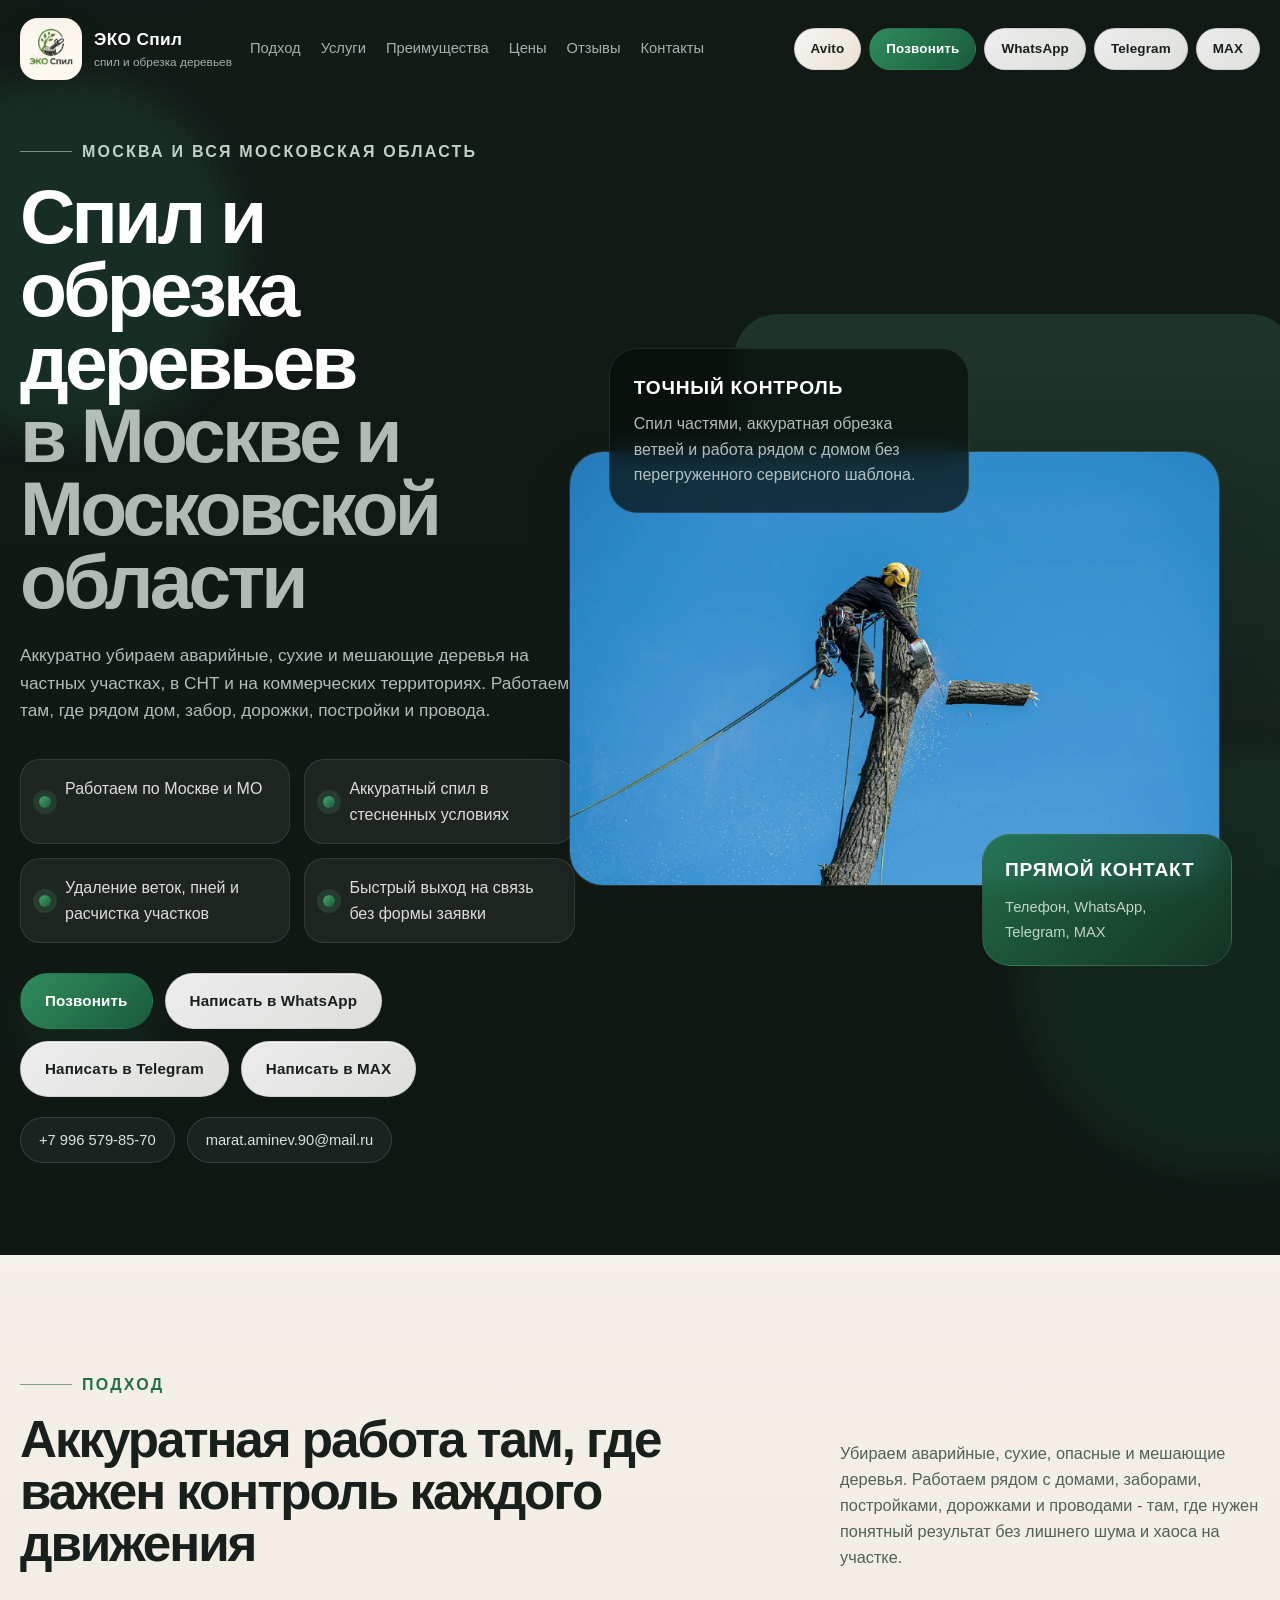
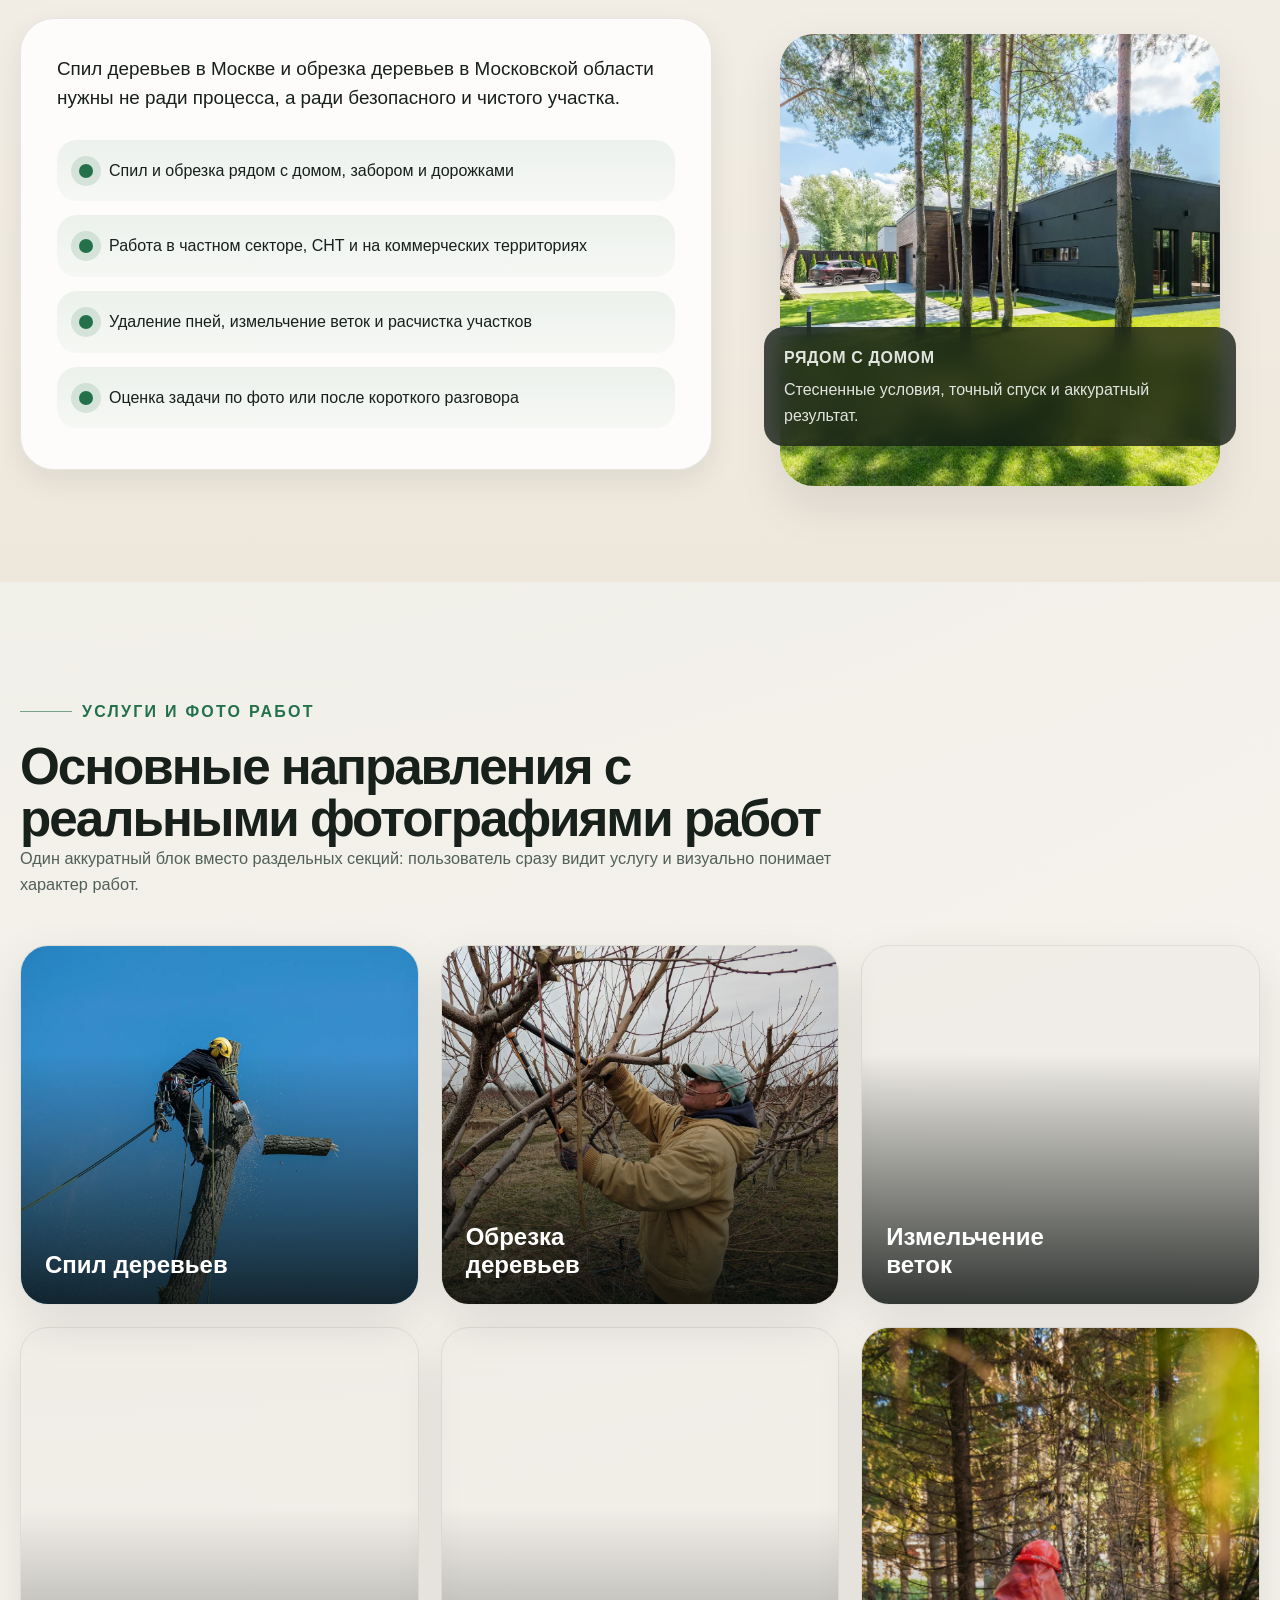
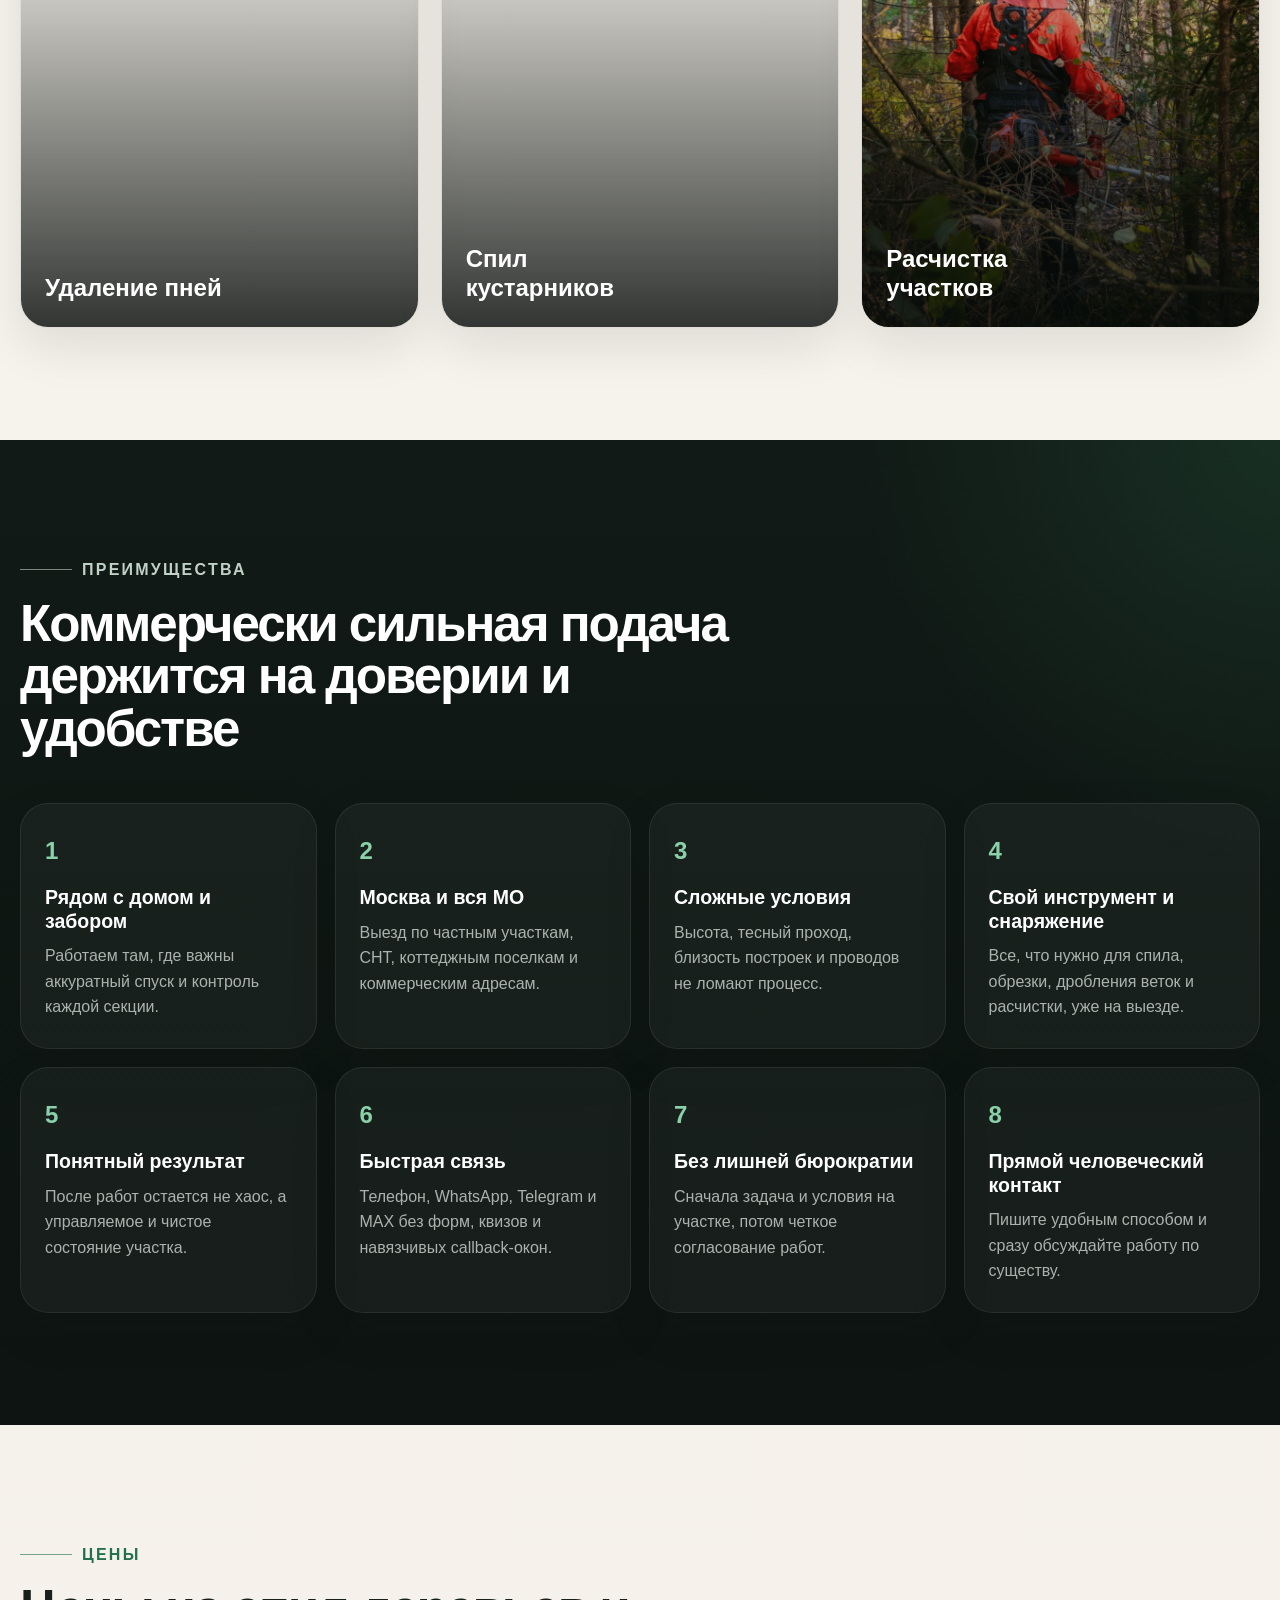
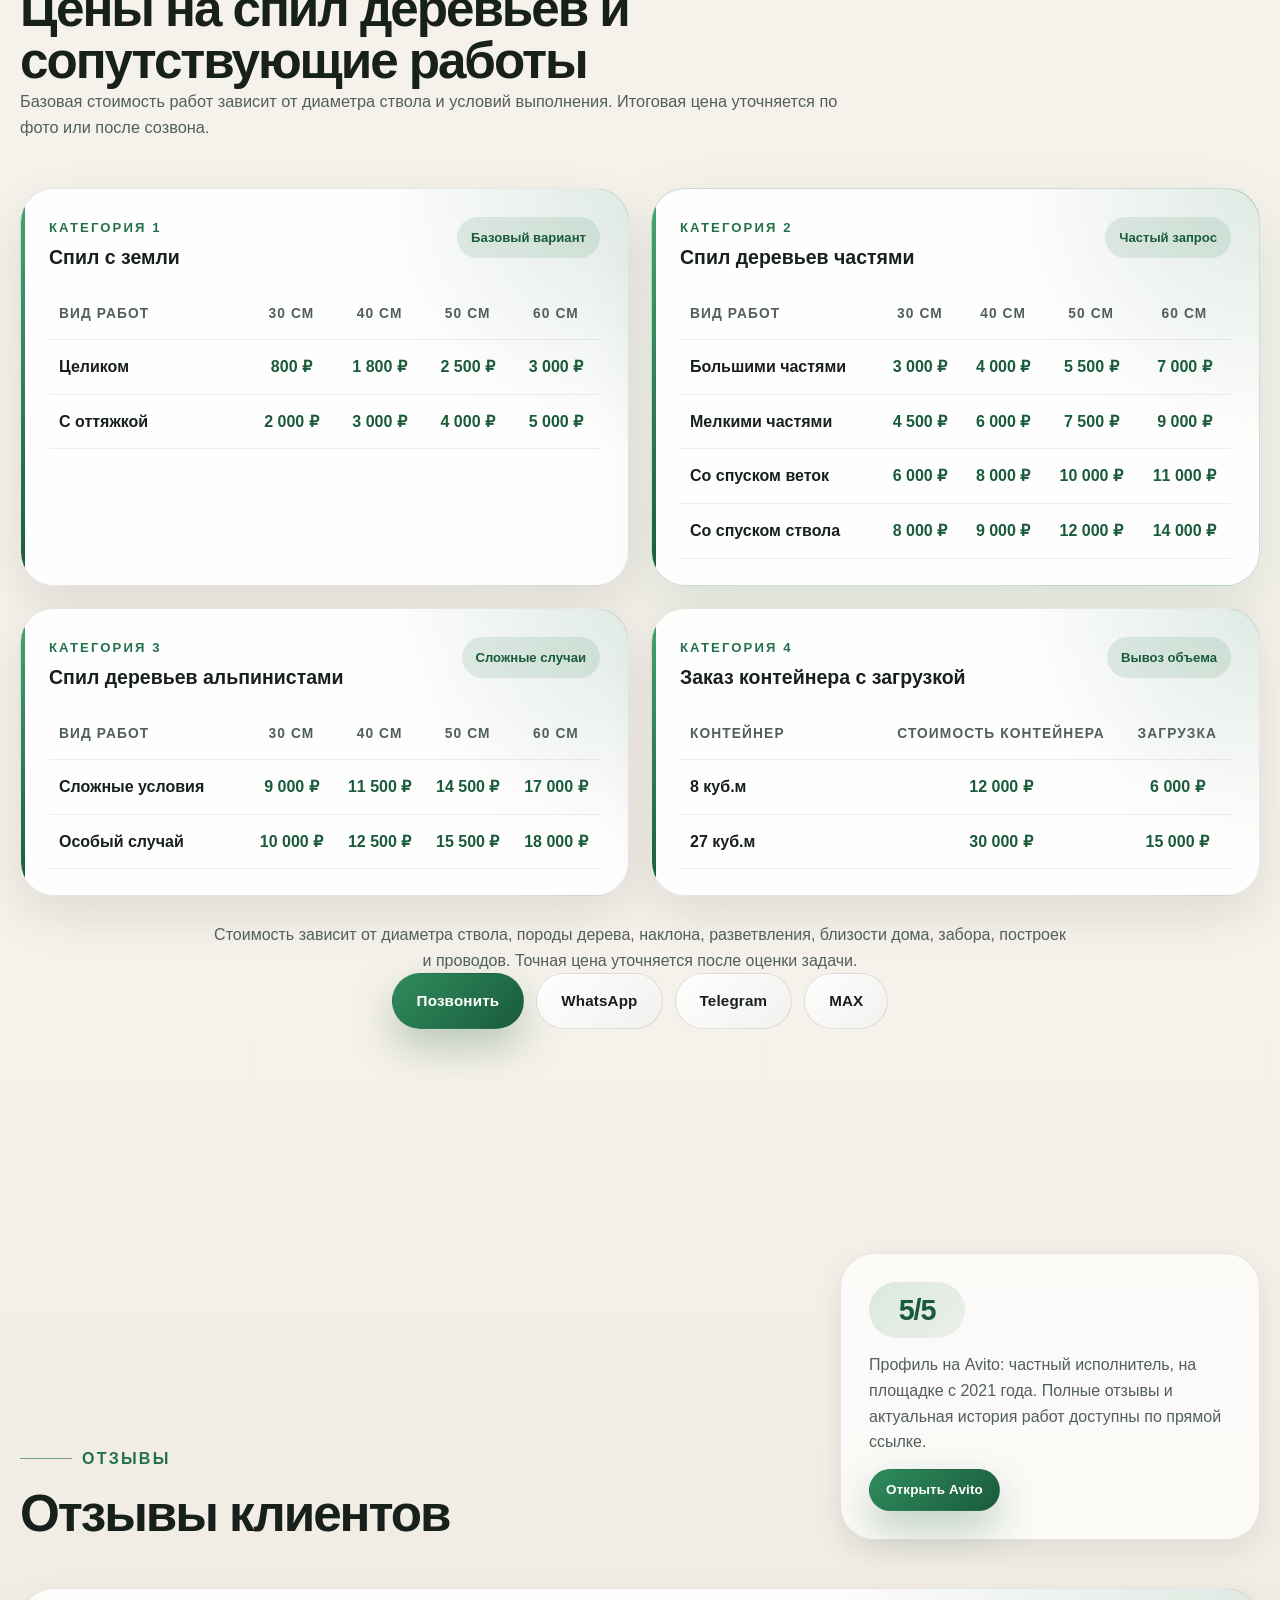
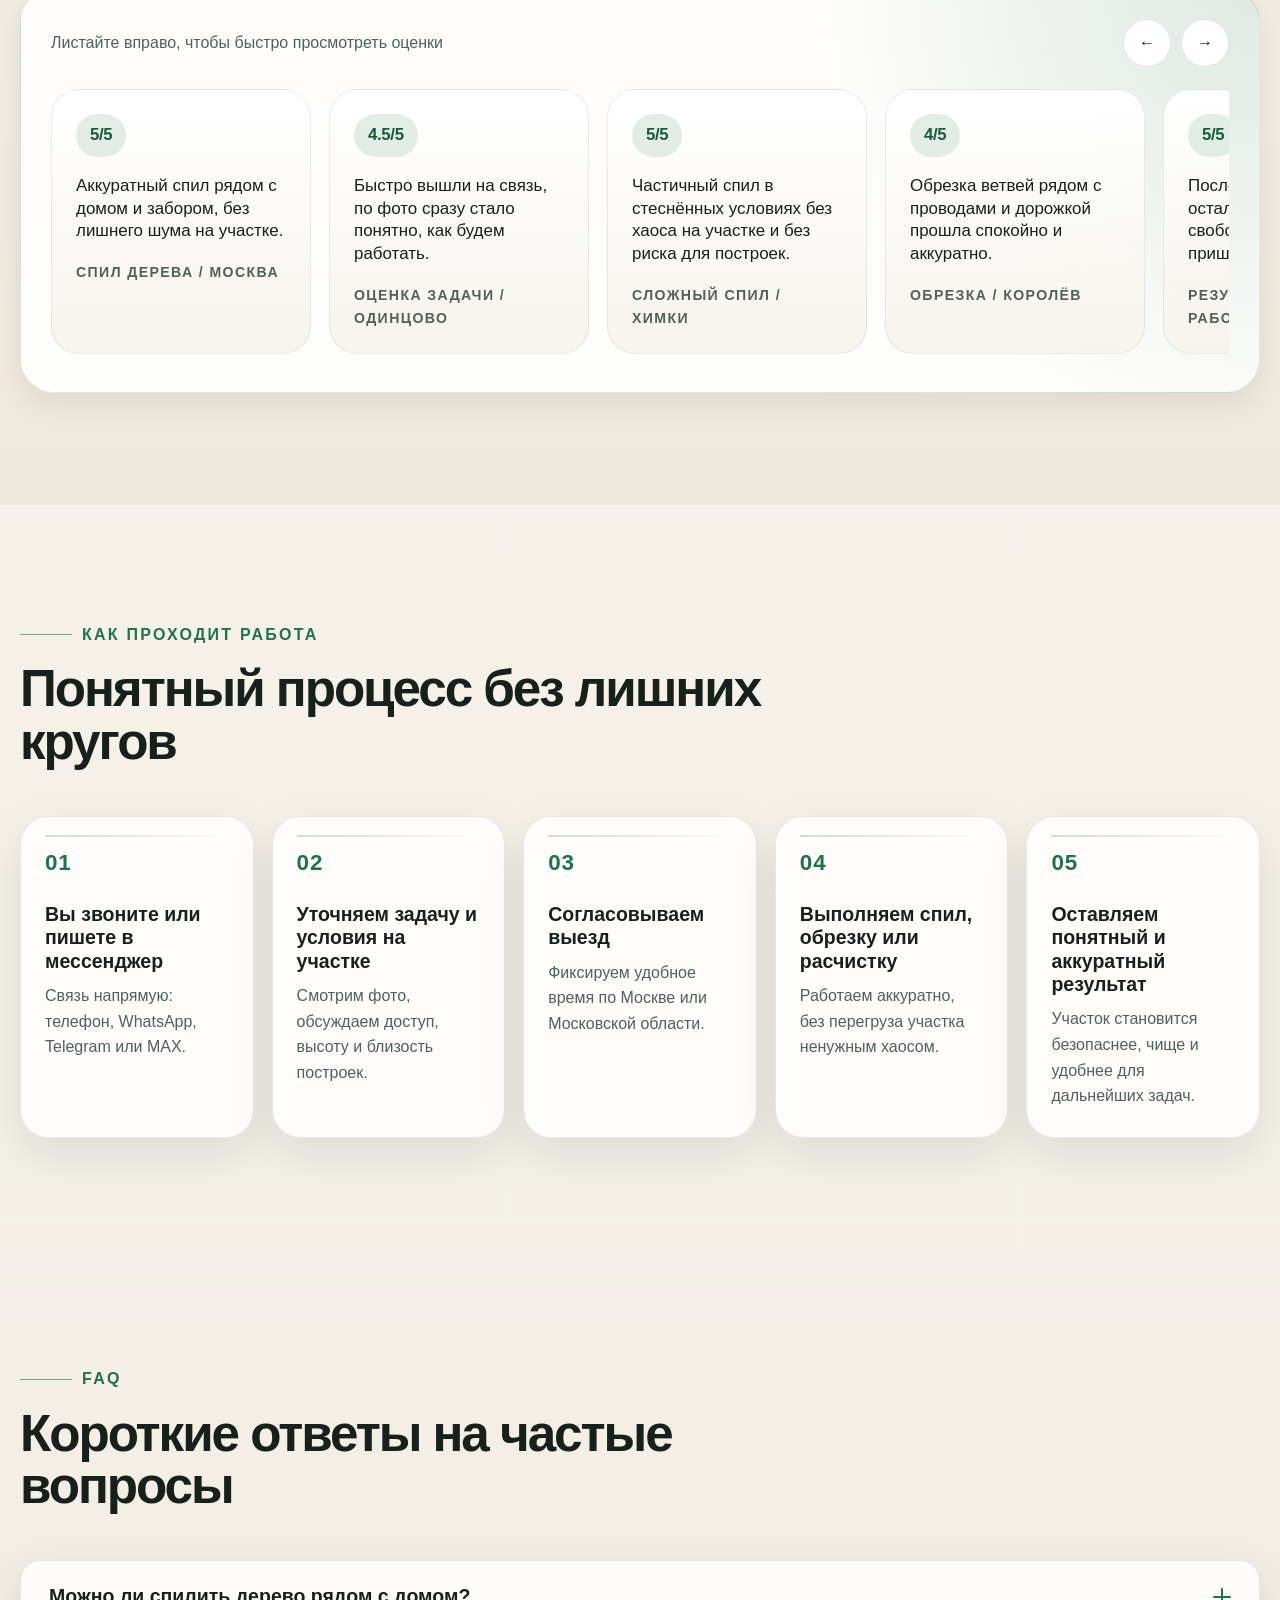
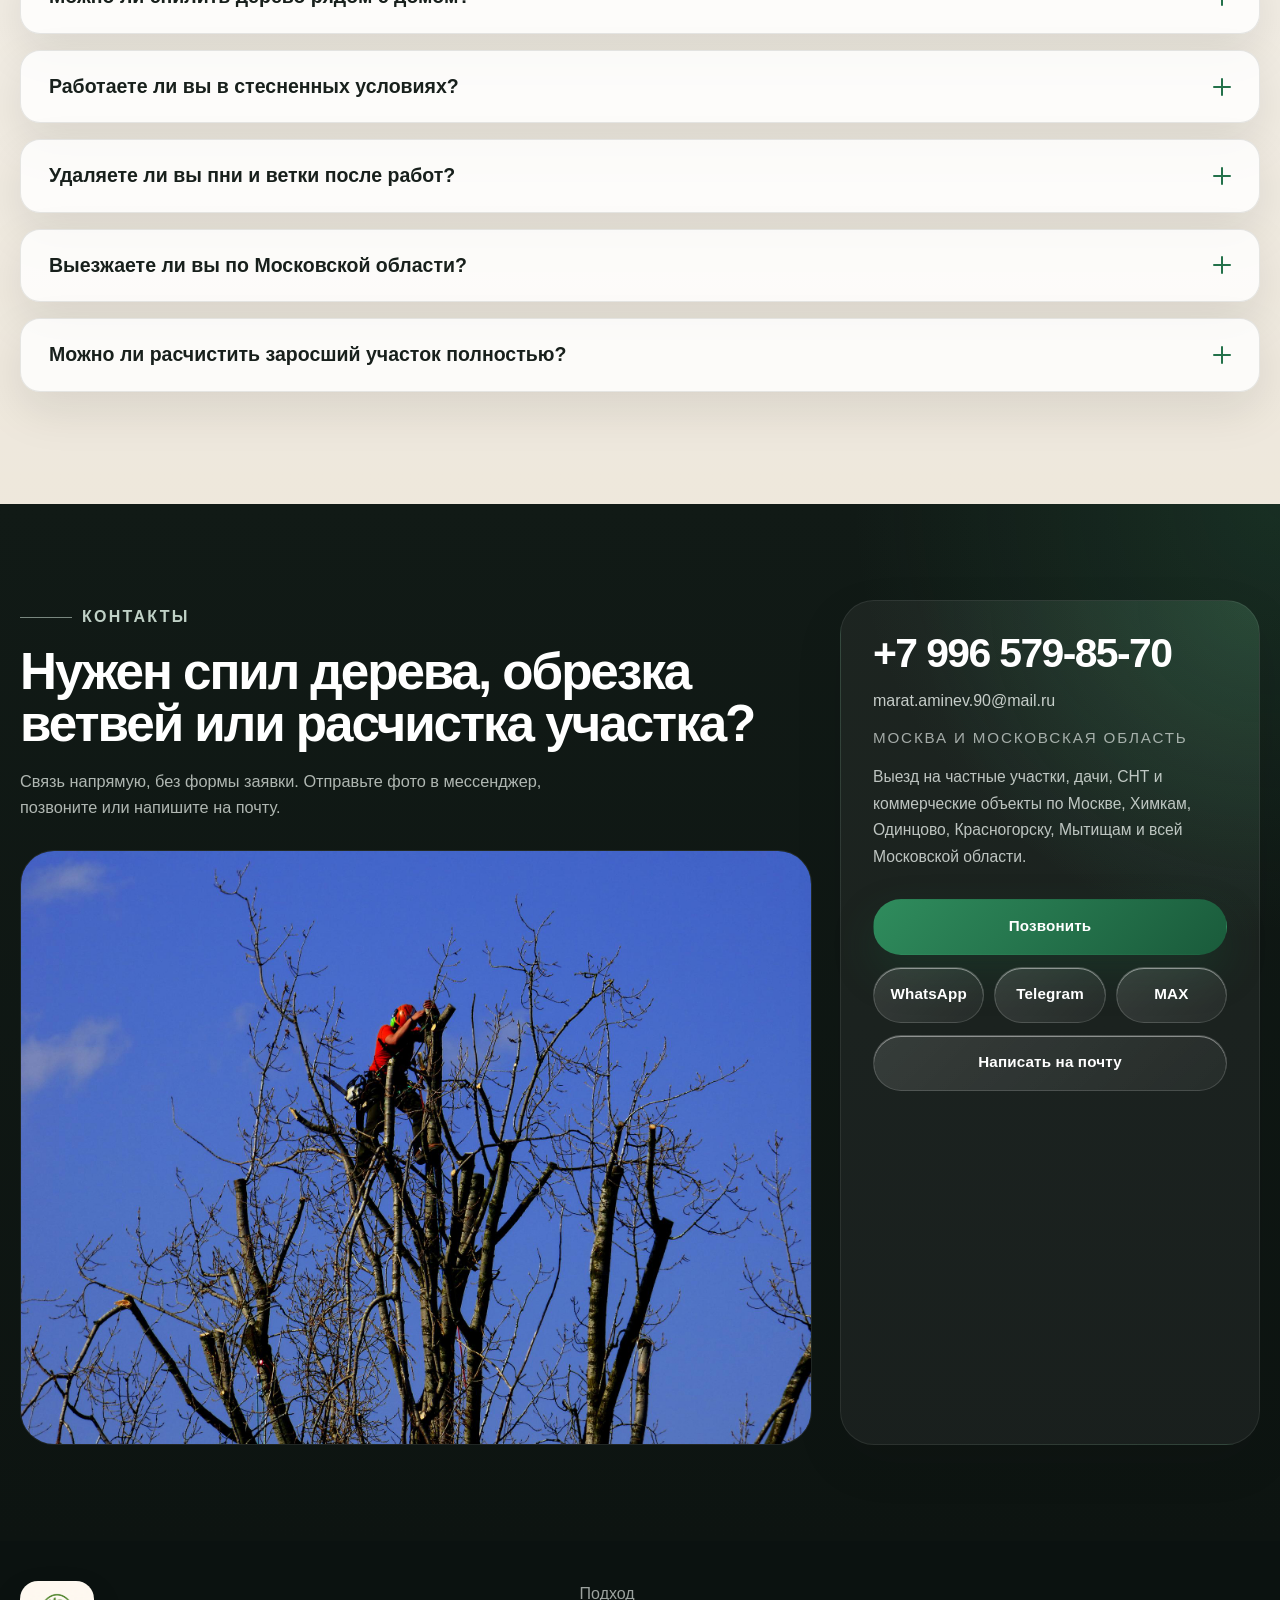
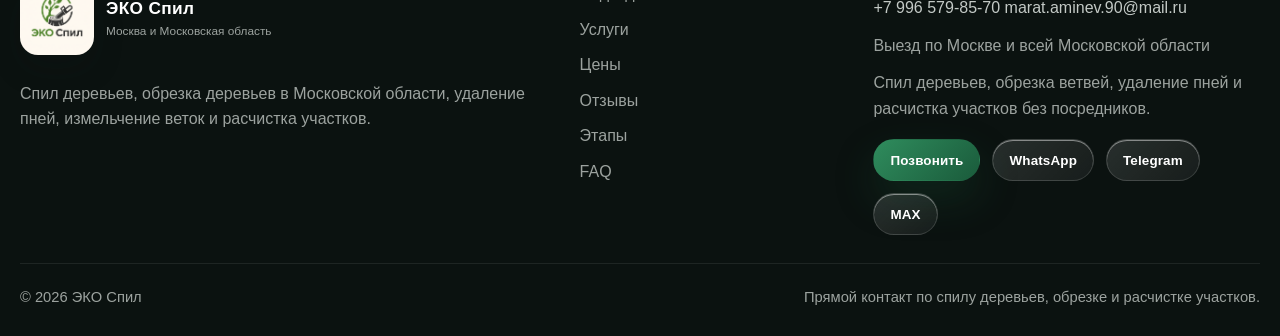
<file: index.html>
<!DOCTYPE html>
<html lang="ru">
  <head>
    <meta charset="UTF-8" />
    <meta name="viewport" content="width=device-width, initial-scale=1.0" />
    <title>Спил и обрезка деревьев в Москве и МО - ЭКО Спил</title>
    <meta
      name="description"
      content="Спил деревьев в Москве и Московской области: удаление деревьев частями, обрезка ветвей, удаление пней, измельчение веток и расчистка участков. Прямой контакт, выезд по Москве и всей МО."
    />
    <meta
      name="robots"
      content="index, follow, max-image-preview:large, max-snippet:-1, max-video-preview:-1"
    />
    <meta name="author" content="ЭКО Спил" />
    <meta name="geo.region" content="RU-MOW" />
    <meta name="geo.placename" content="Москва" />
    <meta name="ICBM" content="55.7558, 37.6176" />
    <meta name="theme-color" content="#101814" />
    <link rel="canonical" href="https://ecospil.ru/" />
    <meta property="og:type" content="website" />
    <meta property="og:locale" content="ru_RU" />
    <meta property="og:site_name" content="ЭКО Спил" />
    <meta property="og:url" content="https://ecospil.ru/" />
    <meta
      property="og:title"
      content="Спил и обрезка деревьев в Москве и МО - ЭКО Спил"
    />
    <meta
      property="og:description"
      content="Удаление деревьев частями, обрезка ветвей, удаление пней, измельчение веток и расчистка участков по Москве и всей Московской области."
    />
    <meta property="og:image" content="https://ecospil.ru/assets/img/og-cover.jpg" />
    <meta property="og:image:type" content="image/jpeg" />
    <meta property="og:image:width" content="1200" />
    <meta property="og:image:height" content="630" />
    <meta
      property="og:image:alt"
      content="Арборист выполняет спил дерева на высоте в Москве и Московской области"
    />
    <meta name="twitter:card" content="summary_large_image" />
    <meta
      name="twitter:title"
      content="Спил и обрезка деревьев в Москве и МО - ЭКО Спил"
    />
    <meta
      name="twitter:description"
      content="Спил деревьев, удаление пней, измельчение веток и расчистка участков по Москве и всей МО."
    />
    <meta
      name="twitter:image"
      content="https://ecospil.ru/assets/img/og-cover.jpg"
    />
    <meta
      name="twitter:image:alt"
      content="Арборист выполняет спил дерева на высоте в Москве и Московской области"
    />
    <link rel="icon" href="assets/img/favicon.svg" type="image/svg+xml" />
    <link rel="preload" as="image" href="assets/img/hero-arborist.webp" />
    <link rel="stylesheet" href="styles.css" />
    <script type="application/ld+json">
      {
        "@context": "https://schema.org",
        "@graph": [
          {
            "@type": ["LocalBusiness", "ProfessionalService"],
            "name": "ЭКО Спил",
            "url": "https://ecospil.ru/",
            "image": "assets/img/hero-arborist.webp",
            "logo": "assets/img/logo-eco-spil.png",
            "description": "Спил деревьев в Москве и Московской области, обрезка ветвей, удаление пней, измельчение веток и расчистка участков на частных, дачных и коммерческих территориях.",
            "telephone": "+7 996 579-85-70",
            "email": "mailto:marat.aminev.90@mail.ru",
            "priceRange": "₽800-₽30000",
            "currenciesAccepted": "RUB",
            "areaServed": [
              {
                "@type": "City",
                "name": "Москва"
              },
              {
                "@type": "AdministrativeArea",
                "name": "Московская область"
              }
            ],
            "address": {
              "@type": "PostalAddress",
              "addressLocality": "Москва",
              "addressRegion": "Московская область",
              "addressCountry": "RU"
            },
            "contactPoint": [
              {
                "@type": "ContactPoint",
                "telephone": "+7 996 579-85-70",
                "contactType": "customer service",
                "areaServed": ["Москва", "Московская область"],
                "availableLanguage": ["ru"]
              }
            ],
            "hasOfferCatalog": {
              "@type": "OfferCatalog",
              "name": "Услуги ЭКО Спил",
              "itemListElement": [
                {
                  "@type": "Offer",
                  "price": "800",
                  "priceCurrency": "RUB",
                  "description": "Спил дерева с земли. Базовая цена за дерево диаметром 30 см.",
                  "itemOffered": {
                    "@type": "Service",
                    "name": "Спил с земли"
                  }
                },
                {
                  "@type": "Offer",
                  "price": "3000",
                  "priceCurrency": "RUB",
                  "description": "Спил дерева частями. Базовая цена за дерево диаметром 30 см.",
                  "itemOffered": {
                    "@type": "Service",
                    "name": "Спил деревьев частями"
                  }
                },
                {
                  "@type": "Offer",
                  "price": "9000",
                  "priceCurrency": "RUB",
                  "description": "Спил деревьев альпинистами в сложных условиях. Базовая цена за дерево диаметром 30 см.",
                  "itemOffered": {
                    "@type": "Service",
                    "name": "Спил деревьев альпинистами"
                  }
                },
                {
                  "@type": "Offer",
                  "price": "12000",
                  "priceCurrency": "RUB",
                  "description": "Контейнер 8 куб.м с вывозом веток и древесных остатков.",
                  "itemOffered": {
                    "@type": "Service",
                    "name": "Заказ контейнера с загрузкой"
                  }
                }
              ]
            },
            "sameAs": [
              "https://wa.me/79965798570",
              "https://t.me/+79965798570",
              "https://web.max.ru/98258178",
              "https://www.avito.ru/moskva/predlozheniya_uslug/spil_udalenie_raspil_derevev_3140693390?utm_campaign=native&utm_medium=item_page_ios&utm_source=soc_sharing_seller"
            ]
          },
          {
            "@type": "FAQPage",
            "mainEntity": [
              {
                "@type": "Question",
                "name": "Можно ли спилить дерево рядом с домом?",
                "acceptedAnswer": {
                  "@type": "Answer",
                  "text": "Да. Для этого используем спил частями, оттяжку или работу альпинистами, если рядом дом, забор, дорожки или другие чувствительные объекты."
                }
              },
              {
                "@type": "Question",
                "name": "Работаете ли вы в стесненных условиях?",
                "acceptedAnswer": {
                  "@type": "Answer",
                  "text": "Да. Это одна из типовых задач: спил деревьев в Москве и Московской области часто нужен именно там, где мало места и важен точный контроль каждой секции."
                }
              },
              {
                "@type": "Question",
                "name": "Удаляете ли вы пни и ветки после работ?",
                "acceptedAnswer": {
                  "@type": "Answer",
                  "text": "Да. Можно заказать удаление пней, измельчение веток и контейнер с загрузкой, чтобы участок сразу выглядел чище."
                }
              },
              {
                "@type": "Question",
                "name": "Выезжаете ли вы по Московской области?",
                "acceptedAnswer": {
                  "@type": "Answer",
                  "text": "Да. Работаем по Москве и всей Московской области, включая дачи, СНТ, частные участки и коммерческие объекты."
                }
              },
              {
                "@type": "Question",
                "name": "Можно ли расчистить заросший участок полностью?",
                "acceptedAnswer": {
                  "@type": "Answer",
                  "text": "Да. Убираем кустарники, поросль, мешающие деревья и избыточный объем веток, чтобы привести участок к понятному рабочему состоянию."
                }
              }
            ]
          }
        ]
      }
    </script>
  </head>
  <body>
    <a class="skip-link" href="#main-content">Перейти к содержимому</a>
    <header class="site-header" id="top">
      <div class="container header-inner">
        <a class="brand" href="#hero" aria-label="ЭКО Спил - на главный экран">
          <img
            class="brand-logo"
            src="assets/img/logo-eco-spil.png"
            alt=""
            width="768"
            height="768"
            decoding="async"
            aria-hidden="true"
          />
          <span class="brand-copy">
            <span class="brand-name">ЭКО Спил</span>
            <span class="brand-subtitle">спил и обрезка деревьев</span>
          </span>
        </a>

        <div class="header-panel" id="site-menu">
          <nav class="site-nav" aria-label="Навигация по разделам">
            <a href="#approach">Подход</a>
            <a href="#services">Услуги</a>
            <a href="#advantages">Преимущества</a>
            <a href="#pricing">Цены</a>
            <a href="#reviews">Отзывы</a>
            <a href="#contacts">Контакты</a>
          </nav>

          <div class="header-actions">
            <a
              class="button button--ghost button--small button--avito"
              href="https://www.avito.ru/moskva/predlozheniya_uslug/spil_udalenie_raspil_derevev_3140693390?utm_campaign=native&utm_medium=item_page_ios&utm_source=soc_sharing_seller"
              target="_blank"
              rel="noopener noreferrer"
              >Avito</a
            >
            <a class="button button--primary button--small" href="tel:+79965798570"
              >Позвонить</a
            >
            <a
              class="button button--ghost button--small"
              href="https://wa.me/79965798570"
              target="_blank"
              rel="noopener noreferrer"
              >WhatsApp</a
            >
            <a
              class="button button--ghost button--small"
              href="https://t.me/+79965798570"
              target="_blank"
              rel="noopener noreferrer"
              >Telegram</a
            >
            <a
              class="button button--ghost button--small"
              href="https://web.max.ru/98258178"
              target="_blank"
              rel="noopener noreferrer"
              >MAX</a
            >
          </div>
        </div>

        <button
          class="menu-toggle"
          type="button"
          aria-expanded="false"
          aria-controls="site-menu"
          aria-label="Открыть меню"
        >
          <span></span>
          <span></span>
          <span></span>
        </button>
      </div>
    </header>

    <main id="main-content">
      <section class="hero" id="hero">
        <div class="hero-glow hero-glow--one"></div>
        <div class="hero-glow hero-glow--two"></div>
        <div class="container hero-layout">
          <div class="hero-copy" data-reveal>
            <p class="section-kicker section-kicker--light">Москва и вся Московская область</p>
            <h1>
              Спил и обрезка деревьев
              <span>в Москве и Московской области</span>
            </h1>
            <p class="hero-lead">
              Аккуратно убираем аварийные, сухие и мешающие деревья на частных
              участках, в СНТ и на коммерческих территориях. Работаем там, где
              рядом дом, забор, дорожки, постройки и провода.
            </p>

            <ul class="hero-points" aria-label="Ключевые тезисы">
              <li>Работаем по Москве и МО</li>
              <li>Аккуратный спил в стесненных условиях</li>
              <li>Удаление веток, пней и расчистка участков</li>
              <li>Быстрый выход на связь без формы заявки</li>
            </ul>

            <div class="button-group">
              <a class="button button--primary" href="tel:+79965798570">Позвонить</a>
              <a
                class="button button--ghost"
                href="https://wa.me/79965798570"
                target="_blank"
                rel="noopener noreferrer"
                >Написать в WhatsApp</a
              >
              <a
                class="button button--ghost"
                href="https://t.me/+79965798570"
                target="_blank"
                rel="noopener noreferrer"
                >Написать в Telegram</a
              >
              <a
                class="button button--ghost"
                href="https://web.max.ru/98258178"
                target="_blank"
                rel="noopener noreferrer"
                >Написать в MAX</a
              >
            </div>

            <div class="hero-direct">
              <a class="contact-pill" href="tel:+79965798570">+7 996 579-85-70</a>
              <a class="contact-pill" href="mailto:marat.aminev.90@mail.ru"
                >marat.aminev.90@mail.ru</a
              >
            </div>
          </div>

          <div class="hero-media" data-reveal>
            <div class="hero-note">
              <span class="hero-note__label">Точный контроль</span>
              <p>
                Спил частями, аккуратная обрезка ветвей и работа рядом с домом
                без перегруженного сервисного шаблона.
              </p>
            </div>

            <figure class="media-card media-card--primary">
              <img
                src="assets/img/hero-arborist.webp"
                alt="Арборист выполняет спил дерева на высоте"
                width="1680"
                height="1120"
                fetchpriority="high"
                decoding="async"
              />
            </figure>

            <div class="hero-stat">
              <span class="hero-stat__value">Прямой контакт</span>
              <span class="hero-stat__text">Телефон, WhatsApp, Telegram, MAX</span>
            </div>
          </div>
        </div>
      </section>

      <section class="section section--stone" id="approach">
        <div class="container">
          <div class="section-head section-head--split" data-reveal>
            <div>
              <p class="section-kicker">Подход</p>
              <h2>Аккуратная работа там, где важен контроль каждого движения</h2>
            </div>
            <p class="section-intro">
              Убираем аварийные, сухие, опасные и мешающие деревья. Работаем
              рядом с домами, заборами, постройками, дорожками и проводами -
              там, где нужен понятный результат без лишнего шума и хаоса на
              участке.
            </p>
          </div>

          <div class="approach-layout">
            <article class="approach-card" data-reveal>
              <p class="approach-card__lead">
                Спил деревьев в Москве и обрезка деревьев в Московской области
                нужны не ради процесса, а ради безопасного и чистого участка.
              </p>
              <ul class="approach-list">
                <li>Спил и обрезка рядом с домом, забором и дорожками</li>
                <li>Работа в частном секторе, СНТ и на коммерческих территориях</li>
                <li>Удаление пней, измельчение веток и расчистка участков</li>
                <li>Оценка задачи по фото или после короткого разговора</li>
              </ul>
            </article>

            <div class="approach-visual" data-reveal>
              <figure class="approach-figure">
                <img
                  src="assets/img/clean-yard-house.webp"
                  alt="Участок рядом с домом и деревьями"
                  width="1680"
                  height="1121"
                  loading="lazy"
                  decoding="async"
                />
              </figure>
              <div class="approach-badge">
                <span class="approach-badge__title">Рядом с домом</span>
                <p>Стесненные условия, точный спуск и аккуратный результат.</p>
              </div>
            </div>
          </div>
        </div>
      </section>

      <section class="section" id="services">
        <div class="container">
          <div class="section-head" data-reveal>
            <p class="section-kicker">Услуги и фото работ</p>
            <h2>Основные направления с реальными фотографиями работ</h2>
            <p class="section-intro">
              Один аккуратный блок вместо раздельных секций: пользователь сразу
              видит услугу и визуально понимает характер работ.
            </p>
          </div>

          <div class="services-grid">
            <article class="service-card" data-reveal>
              <figure class="service-card__media">
                <img
                  src="assets/img/hero-arborist.webp"
                  alt="Спил дерева на высоте"
                  width="1680"
                  height="1120"
                  loading="lazy"
                  decoding="async"
                />
              </figure>
              <div class="service-card__body">
                <span class="service-card__index">01</span>
                <h3>Спил деревьев</h3>
                <p>
                  Целиком, с оттяжкой или частями, если рядом дом, забор,
                  дорожки или другие чувствительные зоны.
                </p>
              </div>
            </article>

            <article class="service-card" data-reveal>
              <figure class="service-card__media">
                <img
                  src="assets/img/pruning-custom.jpg"
                  alt="Обрезка дерева секатором в саду"
                  width="1500"
                  height="1049"
                  loading="lazy"
                  decoding="async"
                />
              </figure>
              <div class="service-card__body">
                <span class="service-card__index">02</span>
                <h3>Обрезка деревьев</h3>
                <p>
                  Убираем сухие, аварийные и мешающие ветви, чтобы дерево и
                  участок выглядели чище и безопаснее.
                </p>
              </div>
            </article>

            <article class="service-card" data-reveal>
              <figure class="service-card__media">
                <img
                  src="assets/img/wood-chipper.webp"
                  alt="Измельчение веток в древесной дробилке"
                  width="1680"
                  height="1230"
                  loading="lazy"
                  decoding="async"
                />
              </figure>
              <div class="service-card__body">
                <span class="service-card__index">03</span>
                <h3>Измельчение веток</h3>
                <p>
                  Перерабатываем срезанный объем, чтобы участок не оставался
                  завален ветками после работы.
                </p>
              </div>
            </article>

            <article class="service-card" data-reveal>
              <figure class="service-card__media">
                <img
                  src="assets/img/stump-removal.webp"
                  alt="Удаление пня бензопилой"
                  width="1680"
                  height="2520"
                  loading="lazy"
                  decoding="async"
                />
              </figure>
              <div class="service-card__body">
                <span class="service-card__index">04</span>
                <h3>Удаление пней</h3>
                <p>
                  Освобождаем место после спила, чтобы участок было проще
                  обслуживать, благоустраивать и использовать дальше.
                </p>
              </div>
            </article>

            <article class="service-card" data-reveal>
              <figure class="service-card__media">
                <img
                  class="service-card__image service-card__image--shrubs"
                  src="assets/img/shrubs-custom.jpg"
                  alt="Спил кустарников бензопилой на участке"
                  width="650"
                  height="650"
                  loading="lazy"
                  decoding="async"
                />
              </figure>
              <div class="service-card__body">
                <span class="service-card__index">05</span>
                <h3>Спил кустарников</h3>
                <p>
                  Убираем кустарники, самосев и плотную поросль, если нужен
                  чистый проход и понятная геометрия участка.
                </p>
              </div>
            </article>

            <article class="service-card" data-reveal>
              <figure class="service-card__media">
                <img
                  src="assets/img/brush-clearing.webp"
                  alt="Расчистка заросшего участка"
                  width="1680"
                  height="2536"
                  loading="lazy"
                  decoding="async"
                />
              </figure>
              <div class="service-card__body">
                <span class="service-card__index">06</span>
                <h3>Расчистка участков</h3>
                <p>
                  Приводим в порядок заросшие территории под сезонное
                  обслуживание, стройку, благоустройство или продажу.
                </p>
              </div>
            </article>
          </div>
        </div>
      </section>

      <section class="section section--dark" id="advantages">
        <div class="container">
          <div class="section-head section-head--compact" data-reveal>
            <p class="section-kicker section-kicker--light">Преимущества</p>
            <h2>Коммерчески сильная подача держится на доверии и удобстве</h2>
          </div>

          <div class="advantages-grid">
            <article class="advantage-card" data-reveal>
              <span class="advantage-card__number">1</span>
              <h3>Рядом с домом и забором</h3>
              <p>Работаем там, где важны аккуратный спуск и контроль каждой секции.</p>
            </article>
            <article class="advantage-card" data-reveal>
              <span class="advantage-card__number">2</span>
              <h3>Москва и вся МО</h3>
              <p>Выезд по частным участкам, СНТ, коттеджным поселкам и коммерческим адресам.</p>
            </article>
            <article class="advantage-card" data-reveal>
              <span class="advantage-card__number">3</span>
              <h3>Сложные условия</h3>
              <p>Высота, тесный проход, близость построек и проводов не ломают процесс.</p>
            </article>
            <article class="advantage-card" data-reveal>
              <span class="advantage-card__number">4</span>
              <h3>Свой инструмент и снаряжение</h3>
              <p>Все, что нужно для спила, обрезки, дробления веток и расчистки, уже на выезде.</p>
            </article>
            <article class="advantage-card" data-reveal>
              <span class="advantage-card__number">5</span>
              <h3>Понятный результат</h3>
              <p>После работ остается не хаос, а управляемое и чистое состояние участка.</p>
            </article>
            <article class="advantage-card" data-reveal>
              <span class="advantage-card__number">6</span>
              <h3>Быстрая связь</h3>
              <p>Телефон, WhatsApp, Telegram и MAX без форм, квизов и навязчивых callback-окон.</p>
            </article>
            <article class="advantage-card" data-reveal>
              <span class="advantage-card__number">7</span>
              <h3>Без лишней бюрократии</h3>
              <p>Сначала задача и условия на участке, потом четкое согласование работ.</p>
            </article>
            <article class="advantage-card" data-reveal>
              <span class="advantage-card__number">8</span>
              <h3>Прямой человеческий контакт</h3>
              <p>Пишите удобным способом и сразу обсуждайте работу по существу.</p>
            </article>
          </div>
        </div>
      </section>

      <section class="section" id="pricing">
        <div class="container">
          <div class="section-head" data-reveal>
            <p class="section-kicker">Цены</p>
            <h2>Цены на спил деревьев и сопутствующие работы</h2>
            <p class="section-intro">
              Базовая стоимость работ зависит от диаметра ствола и условий
              выполнения. Итоговая цена уточняется по фото или после созвона.
            </p>
          </div>

          <div class="pricing-grid">
            <article class="price-card" data-reveal>
              <div class="price-card__head">
                <div>
                  <p class="price-card__eyebrow">Категория 1</p>
                  <h3>Спил с земли</h3>
                </div>
                <span class="price-card__badge">Базовый вариант</span>
              </div>
              <div class="table-wrap">
                <table class="price-table">
                  <thead>
                    <tr>
                      <th>Вид работ</th>
                      <th>30 см</th>
                      <th>40 см</th>
                      <th>50 см</th>
                      <th>60 см</th>
                    </tr>
                  </thead>
                  <tbody>
                    <tr>
                      <th>Целиком</th>
                      <td>800 ₽</td>
                      <td>1 800 ₽</td>
                      <td>2 500 ₽</td>
                      <td>3 000 ₽</td>
                    </tr>
                    <tr>
                      <th>С оттяжкой</th>
                      <td>2 000 ₽</td>
                      <td>3 000 ₽</td>
                      <td>4 000 ₽</td>
                      <td>5 000 ₽</td>
                    </tr>
                  </tbody>
                </table>
              </div>
            </article>

            <article class="price-card price-card--featured" data-reveal>
              <div class="price-card__head">
                <div>
                  <p class="price-card__eyebrow">Категория 2</p>
                  <h3>Спил деревьев частями</h3>
                </div>
                <span class="price-card__badge">Частый запрос</span>
              </div>
              <div class="table-wrap">
                <table class="price-table">
                  <thead>
                    <tr>
                      <th>Вид работ</th>
                      <th>30 см</th>
                      <th>40 см</th>
                      <th>50 см</th>
                      <th>60 см</th>
                    </tr>
                  </thead>
                  <tbody>
                    <tr>
                      <th>Большими частями</th>
                      <td>3 000 ₽</td>
                      <td>4 000 ₽</td>
                      <td>5 500 ₽</td>
                      <td>7 000 ₽</td>
                    </tr>
                    <tr>
                      <th>Мелкими частями</th>
                      <td>4 500 ₽</td>
                      <td>6 000 ₽</td>
                      <td>7 500 ₽</td>
                      <td>9 000 ₽</td>
                    </tr>
                    <tr>
                      <th>Со спуском веток</th>
                      <td>6 000 ₽</td>
                      <td>8 000 ₽</td>
                      <td>10 000 ₽</td>
                      <td>11 000 ₽</td>
                    </tr>
                    <tr>
                      <th>Со спуском ствола</th>
                      <td>8 000 ₽</td>
                      <td>9 000 ₽</td>
                      <td>12 000 ₽</td>
                      <td>14 000 ₽</td>
                    </tr>
                  </tbody>
                </table>
              </div>
            </article>

            <article class="price-card" data-reveal>
              <div class="price-card__head">
                <div>
                  <p class="price-card__eyebrow">Категория 3</p>
                  <h3>Спил деревьев альпинистами</h3>
                </div>
                <span class="price-card__badge">Сложные случаи</span>
              </div>
              <div class="table-wrap">
                <table class="price-table">
                  <thead>
                    <tr>
                      <th>Вид работ</th>
                      <th>30 см</th>
                      <th>40 см</th>
                      <th>50 см</th>
                      <th>60 см</th>
                    </tr>
                  </thead>
                  <tbody>
                    <tr>
                      <th>Сложные условия</th>
                      <td>9 000 ₽</td>
                      <td>11 500 ₽</td>
                      <td>14 500 ₽</td>
                      <td>17 000 ₽</td>
                    </tr>
                    <tr>
                      <th>Особый случай</th>
                      <td>10 000 ₽</td>
                      <td>12 500 ₽</td>
                      <td>15 500 ₽</td>
                      <td>18 000 ₽</td>
                    </tr>
                  </tbody>
                </table>
              </div>
            </article>

            <article class="price-card" data-reveal>
              <div class="price-card__head">
                <div>
                  <p class="price-card__eyebrow">Категория 4</p>
                  <h3>Заказ контейнера с загрузкой</h3>
                </div>
                <span class="price-card__badge">Вывоз объема</span>
              </div>
              <div class="table-wrap">
                <table class="price-table">
                  <thead>
                    <tr>
                      <th>Контейнер</th>
                      <th>Стоимость контейнера</th>
                      <th>Загрузка</th>
                    </tr>
                  </thead>
                  <tbody>
                    <tr>
                      <th>8 куб.м</th>
                      <td>12 000 ₽</td>
                      <td>6 000 ₽</td>
                    </tr>
                    <tr>
                      <th>27 куб.м</th>
                      <td>30 000 ₽</td>
                      <td>15 000 ₽</td>
                    </tr>
                  </tbody>
                </table>
              </div>
            </article>
          </div>

          <p class="price-footnote" data-reveal>
            Стоимость зависит от диаметра ствола, породы дерева, наклона,
            разветвления, близости дома, забора, построек и проводов. Точная
            цена уточняется после оценки задачи.
          </p>

          <div class="button-group button-group--center" data-reveal>
            <a class="button button--primary" href="tel:+79965798570">Позвонить</a>
            <a
              class="button button--ghost"
              href="https://wa.me/79965798570"
              target="_blank"
              rel="noopener noreferrer"
              >WhatsApp</a
            >
            <a
              class="button button--ghost"
              href="https://t.me/+79965798570"
              target="_blank"
              rel="noopener noreferrer"
              >Telegram</a
            >
            <a
              class="button button--ghost"
              href="https://web.max.ru/98258178"
              target="_blank"
              rel="noopener noreferrer"
              >MAX</a
            >
          </div>
        </div>
      </section>

      <section class="section section--stone" id="reviews">
        <div class="container">
          <div class="section-head section-head--split" data-reveal>
            <div>
              <p class="section-kicker">Отзывы</p>
              <h2>Отзывы клиентов</h2>
            </div>
            <div class="reviews-summary">
              <span class="reviews-summary__score">5/5</span>
              <p>
                Профиль на Avito: частный исполнитель, на площадке с 2021 года. Полные отзывы и
                актуальная история работ доступны по прямой ссылке.
              </p>
              <a
                class="button button--primary button--small"
                href="https://www.avito.ru/moskva/predlozheniya_uslug/spil_udalenie_raspil_derevev_3140693390?utm_campaign=native&utm_medium=item_page_ios&utm_source=soc_sharing_seller"
                target="_blank"
                rel="noopener noreferrer"
                >Открыть Avito</a
              >
            </div>
          </div>

          <div class="reviews-shell" data-reveal>
            <div class="reviews-toolbar">
              <p>Листайте вправо, чтобы быстро просмотреть оценки</p>
              <div class="reviews-controls" aria-label="Прокрутка отзывов">
                <button class="reviews-control" type="button" data-review-control="prev" aria-label="Прокрутить отзывы влево">
                  <span aria-hidden="true">←</span>
                </button>
                <button class="reviews-control" type="button" data-review-control="next" aria-label="Прокрутить отзывы вправо">
                  <span aria-hidden="true">→</span>
                </button>
              </div>
            </div>

            <div class="reviews-track" data-review-track tabindex="0" aria-label="Лента отзывов">
              <article class="review-card">
                <span class="review-card__score">5/5</span>
                <p>Аккуратный спил рядом с домом и забором, без лишнего шума на участке.</p>
                <span class="review-card__meta">Спил дерева / Москва</span>
              </article>
              <article class="review-card">
                <span class="review-card__score">4.5/5</span>
                <p>Быстро вышли на связь, по фото сразу стало понятно, как будем работать.</p>
                <span class="review-card__meta">Оценка задачи / Одинцово</span>
              </article>
              <article class="review-card">
                <span class="review-card__score">5/5</span>
                <p>Частичный спил в стеснённых условиях без хаоса на участке и без риска для построек.</p>
                <span class="review-card__meta">Сложный спил / Химки</span>
              </article>
              <article class="review-card">
                <span class="review-card__score">4/5</span>
                <p>Обрезка ветвей рядом с проводами и дорожкой прошла спокойно и аккуратно.</p>
                <span class="review-card__meta">Обрезка / Королёв</span>
              </article>
              <article class="review-card">
                <span class="review-card__score">5/5</span>
                <p>После работ участок остался чистым, проходы свободны, ничего не пришлось переделывать.</p>
                <span class="review-card__meta">Результат после работ / Красногорск</span>
              </article>
              <article class="review-card">
                <span class="review-card__score">5/5</span>
                <p>Удалили аварийное дерево рядом с баней и забором без повреждений.</p>
                <span class="review-card__meta">Аварийное дерево / Истра</span>
              </article>
              <article class="review-card">
                <span class="review-card__score">4.5/5</span>
                <p>Понравилась чёткая оценка задачи по фото, без долгих созвонов и уточнений.</p>
                <span class="review-card__meta">Связь и оценка / Подольск</span>
              </article>
              <article class="review-card">
                <span class="review-card__score">5/5</span>
                <p>Измельчили ветки и не оставили навалов после спила, участок сразу стал чище.</p>
                <span class="review-card__meta">Измельчение веток / Мытищи</span>
              </article>
              <article class="review-card">
                <span class="review-card__score">4/5</span>
                <p>Расчистили заросший участок под дальнейшие работы и открыли нормальный доступ.</p>
                <span class="review-card__meta">Расчистка / Балашиха</span>
              </article>
              <article class="review-card">
                <span class="review-card__score">5/5</span>
                <p>Спокойная коммуникация без форм, квизов и лишних звонков.</p>
                <span class="review-card__meta">Контакт / Домодедово</span>
              </article>
              <article class="review-card">
                <span class="review-card__score">4.5/5</span>
                <p>Аккуратно сняли крупные ветки над парковкой, машины не пришлось переставлять далеко.</p>
                <span class="review-card__meta">Ветки над парковкой / Люберцы</span>
              </article>
              <article class="review-card">
                <span class="review-card__score">5/5</span>
                <p>Работа в СНТ прошла без лишней суеты и мусора, всё выглядело собранно.</p>
                <span class="review-card__meta">СНТ / Пушкино</span>
              </article>
              <article class="review-card">
                <span class="review-card__score">5/5</span>
                <p>Подъехали на участок в области вовремя и быстро начали без затяжки.</p>
                <span class="review-card__meta">Выезд по МО / Раменское</span>
              </article>
              <article class="review-card">
                <span class="review-card__score">4/5</span>
                <p>Срезали кустарник и открыли проход по периметру, визуально стало легче и чище.</p>
                <span class="review-card__meta">Кустарники / Видное</span>
              </article>
              <article class="review-card">
                <span class="review-card__score">5/5</span>
                <p>Убрали сухостой возле дома без повреждений фасада и отмостки.</p>
                <span class="review-card__meta">Сухостой / Реутов</span>
              </article>
              <article class="review-card">
                <span class="review-card__score">4.5/5</span>
                <p>Пни и ветки закрыли в одном выезде, ничего не переносили на потом.</p>
                <span class="review-card__meta">Пни и ветки / Долгопрудный</span>
              </article>
              <article class="review-card">
                <span class="review-card__score">5/5</span>
                <p>Хорошо сработали в узком дворе между постройками, всё под контролем.</p>
                <span class="review-card__meta">Стеснённые условия / Щёлково</span>
              </article>
              <article class="review-card">
                <span class="review-card__score">5/5</span>
                <p>Понятный результат после расчистки старого сада, участок стал читаться по-новому.</p>
                <span class="review-card__meta">Старый сад / Чехов</span>
              </article>
              <article class="review-card">
                <span class="review-card__score">4/5</span>
                <p>Смогли аккуратно отработать возле ворот и навеса, ничего не задели.</p>
                <span class="review-card__meta">Рядом с постройками / Наро-Фоминск</span>
              </article>
              <article class="review-card">
                <span class="review-card__score">4.5/5</span>
                <p>В мессенджере быстро уточнили условия и ориентир по цене, без воды.</p>
                <span class="review-card__meta">Мессенджеры / Зеленоград</span>
              </article>
              <article class="review-card">
                <span class="review-card__score">5/5</span>
                <p>Удалили дерево частями без риска для теплицы и посадок рядом.</p>
                <span class="review-card__meta">Частями / Сергиев Посад</span>
              </article>
              <article class="review-card">
                <span class="review-card__score">5/5</span>
                <p>Работа на участке выглядела собранно и чисто, без ощущения сервиса-штампа.</p>
                <span class="review-card__meta">Подача и аккуратность / Лобня</span>
              </article>
              <article class="review-card">
                <span class="review-card__score">4.5/5</span>
                <p>Сильная подача и прямой контакт без лишней бюрократии и навязчивости.</p>
                <span class="review-card__meta">Общение / Жуковский</span>
              </article>
              <article class="review-card">
                <span class="review-card__score">5/5</span>
                <p>Удобно, что можно сразу отправить фото в мессенджер и быстро получить ответ.</p>
                <span class="review-card__meta">Фото и оценка / Москва и МО</span>
              </article>
              <article class="review-card">
                <span class="review-card__score">5/5</span>
                <p>Сняли крупную берёзу по секциям, рядом были дорожка и навес.</p>
                <span class="review-card__meta">Секционный спил / Одинцово</span>
              </article>
              <article class="review-card">
                <span class="review-card__score">4.5/5</span>
                <p>После обрезки яблони сад стал выглядеть заметно аккуратнее.</p>
                <span class="review-card__meta">Обрезка сада / Коломна</span>
              </article>
              <article class="review-card">
                <span class="review-card__score">5/5</span>
                <p>Удалили три ели возле дома, всё прошло спокойно и без спешки.</p>
                <span class="review-card__meta">Удаление елей / Красногорск</span>
              </article>
              <article class="review-card">
                <span class="review-card__score">4/5</span>
                <p>Подчистили старые ветви над забором и соседским проходом.</p>
                <span class="review-card__meta">Ветви над забором / Химки</span>
              </article>
              <article class="review-card">
                <span class="review-card__score">5/5</span>
                <p>Приехали со своим инструментом, ничего дополнительно не искали на месте.</p>
                <span class="review-card__meta">Инструмент и выезд / Домодедово</span>
              </article>
              <article class="review-card">
                <span class="review-card__score">4.5/5</span>
                <p>Хорошо отработали на коммерческой территории возле парковки.</p>
                <span class="review-card__meta">Коммерческий объект / Люберцы</span>
              </article>
              <article class="review-card">
                <span class="review-card__score">5/5</span>
                <p>Расчистили плотную поросль и вывели участок в понятную геометрию.</p>
                <span class="review-card__meta">Поросль / Истра</span>
              </article>
              <article class="review-card">
                <span class="review-card__score">4/5</span>
                <p>Убрали пень и старые ветки после основного спила за один день.</p>
                <span class="review-card__meta">Пень после спила / Видное</span>
              </article>
              <article class="review-card">
                <span class="review-card__score">5/5</span>
                <p>Нормально сработали возле террасы, ничего не пришлось укрывать заново.</p>
                <span class="review-card__meta">Рядом с террасой / Реутов</span>
              </article>
              <article class="review-card">
                <span class="review-card__score">4.5/5</span>
                <p>Хорошая связь в WhatsApp, быстро подтвердили время выезда.</p>
                <span class="review-card__meta">WhatsApp / Мытищи</span>
              </article>
              <article class="review-card">
                <span class="review-card__score">5/5</span>
                <p>После дробления веток объём мусора сразу стал в разы меньше.</p>
                <span class="review-card__meta">Дробление / Балашиха</span>
              </article>
              <article class="review-card">
                <span class="review-card__score">4/5</span>
                <p>Подрезали высокие ветки над теплицей и не повредили каркас.</p>
                <span class="review-card__meta">Теплица / Раменское</span>
              </article>
              <article class="review-card">
                <span class="review-card__score">5/5</span>
                <p>Старый участок после расчистки наконец стал пригоден под благоустройство.</p>
                <span class="review-card__meta">Под благоустройство / Чехов</span>
              </article>
              <article class="review-card">
                <span class="review-card__score">4.5/5</span>
                <p>Аккуратный спуск ветвей в тесном дворе между домом и сараем.</p>
                <span class="review-card__meta">Спуск ветвей / Наро-Фоминск</span>
              </article>
              <article class="review-card">
                <span class="review-card__score">5/5</span>
                <p>Никаких форм, сразу созвонились и договорились по существу.</p>
                <span class="review-card__meta">Прямой контакт / Зеленоград</span>
              </article>
              <article class="review-card">
                <span class="review-card__score">4/5</span>
                <p>Срезали мешающие кусты вдоль забора, двор стал смотреться чище.</p>
                <span class="review-card__meta">Кусты вдоль забора / Подольск</span>
              </article>
              <article class="review-card">
                <span class="review-card__score">5/5</span>
                <p>Сняли нависающие ветки у въезда, стало спокойнее за машину и ворота.</p>
                <span class="review-card__meta">Въезд и ворота / Щёлково</span>
              </article>
              <article class="review-card">
                <span class="review-card__score">4.5/5</span>
                <p>Понравилось, что участок после работ не выглядел разбросанным.</p>
                <span class="review-card__meta">Чистый участок / Лобня</span>
              </article>
              <article class="review-card">
                <span class="review-card__score">5/5</span>
                <p>Удалили дерево у забора частями, соседнюю сторону вообще не задели.</p>
                <span class="review-card__meta">Частями у забора / Сергиев Посад</span>
              </article>
              <article class="review-card">
                <span class="review-card__score">4/5</span>
                <p>Обрезка прошла без перегруза, результат понятный и аккуратный.</p>
                <span class="review-card__meta">Обрезка / Жуковский</span>
              </article>
            </div>
          </div>
        </div>
      </section>

      <section class="section" id="process">
        <div class="container">
          <div class="section-head" data-reveal>
            <p class="section-kicker">Как проходит работа</p>
            <h2>Понятный процесс без лишних кругов</h2>
          </div>

          <ol class="process-list">
            <li class="process-step" data-reveal>
              <span class="process-step__count">01</span>
              <div>
                <h3>Вы звоните или пишете в мессенджер</h3>
                <p>Связь напрямую: телефон, WhatsApp, Telegram или MAX.</p>
              </div>
            </li>
            <li class="process-step" data-reveal>
              <span class="process-step__count">02</span>
              <div>
                <h3>Уточняем задачу и условия на участке</h3>
                <p>Смотрим фото, обсуждаем доступ, высоту и близость построек.</p>
              </div>
            </li>
            <li class="process-step" data-reveal>
              <span class="process-step__count">03</span>
              <div>
                <h3>Согласовываем выезд</h3>
                <p>Фиксируем удобное время по Москве или Московской области.</p>
              </div>
            </li>
            <li class="process-step" data-reveal>
              <span class="process-step__count">04</span>
              <div>
                <h3>Выполняем спил, обрезку или расчистку</h3>
                <p>Работаем аккуратно, без перегруза участка ненужным хаосом.</p>
              </div>
            </li>
            <li class="process-step" data-reveal>
              <span class="process-step__count">05</span>
              <div>
                <h3>Оставляем понятный и аккуратный результат</h3>
                <p>Участок становится безопаснее, чище и удобнее для дальнейших задач.</p>
              </div>
            </li>
          </ol>
        </div>
      </section>

      <section class="section section--stone" id="faq">
        <div class="container">
          <div class="section-head" data-reveal>
            <p class="section-kicker">FAQ</p>
            <h2>Короткие ответы на частые вопросы</h2>
          </div>

          <div class="faq-list">
            <article class="faq-item" data-reveal>
              <button
                class="faq-question"
                type="button"
                id="faq-question-1"
                aria-expanded="false"
                aria-controls="faq-answer-1"
              >
                <span>Можно ли спилить дерево рядом с домом?</span>
                <span class="faq-question__icon" aria-hidden="true"></span>
              </button>
              <div
                class="faq-answer"
                id="faq-answer-1"
                role="region"
                aria-labelledby="faq-question-1"
                hidden
              >
                <p>
                  Да. Для этого используем спил частями, оттяжку или работу
                  альпинистами, если рядом дом, забор, дорожки или другие
                  чувствительные объекты.
                </p>
              </div>
            </article>

            <article class="faq-item" data-reveal>
              <button
                class="faq-question"
                type="button"
                id="faq-question-2"
                aria-expanded="false"
                aria-controls="faq-answer-2"
              >
                <span>Работаете ли вы в стесненных условиях?</span>
                <span class="faq-question__icon" aria-hidden="true"></span>
              </button>
              <div
                class="faq-answer"
                id="faq-answer-2"
                role="region"
                aria-labelledby="faq-question-2"
                hidden
              >
                <p>
                  Да. Это одна из типовых задач: спил деревьев в Москве и
                  Московской области часто нужен именно там, где мало места и
                  важен точный контроль каждой секции.
                </p>
              </div>
            </article>

            <article class="faq-item" data-reveal>
              <button
                class="faq-question"
                type="button"
                id="faq-question-3"
                aria-expanded="false"
                aria-controls="faq-answer-3"
              >
                <span>Удаляете ли вы пни и ветки после работ?</span>
                <span class="faq-question__icon" aria-hidden="true"></span>
              </button>
              <div
                class="faq-answer"
                id="faq-answer-3"
                role="region"
                aria-labelledby="faq-question-3"
                hidden
              >
                <p>
                  Да. Можно заказать удаление пней, измельчение веток и
                  контейнер с загрузкой, чтобы участок сразу выглядел чище.
                </p>
              </div>
            </article>

            <article class="faq-item" data-reveal>
              <button
                class="faq-question"
                type="button"
                id="faq-question-4"
                aria-expanded="false"
                aria-controls="faq-answer-4"
              >
                <span>Выезжаете ли вы по Московской области?</span>
                <span class="faq-question__icon" aria-hidden="true"></span>
              </button>
              <div
                class="faq-answer"
                id="faq-answer-4"
                role="region"
                aria-labelledby="faq-question-4"
                hidden
              >
                <p>
                  Да. Работаем по Москве и всей Московской области, включая
                  дачи, СНТ, частные участки и коммерческие объекты.
                </p>
              </div>
            </article>

            <article class="faq-item" data-reveal>
              <button
                class="faq-question"
                type="button"
                id="faq-question-5"
                aria-expanded="false"
                aria-controls="faq-answer-5"
              >
                <span>Можно ли расчистить заросший участок полностью?</span>
                <span class="faq-question__icon" aria-hidden="true"></span>
              </button>
              <div
                class="faq-answer"
                id="faq-answer-5"
                role="region"
                aria-labelledby="faq-question-5"
                hidden
              >
                <p>
                  Да. Убираем кустарники, поросль, мешающие деревья и
                  избыточный объем веток, чтобы привести участок к понятному
                  рабочему состоянию.
                </p>
              </div>
            </article>
          </div>
        </div>
      </section>

      <section class="section section--dark section--cta" id="contacts">
        <div class="container">
          <div class="cta-panel" data-reveal>
            <div class="cta-copy">
              <p class="section-kicker section-kicker--light">Контакты</p>
              <h2>Нужен спил дерева, обрезка ветвей или расчистка участка?</h2>
              <p>
                Связь напрямую, без формы заявки. Отправьте фото в мессенджер,
                позвоните или напишите на почту.
              </p>

              <div class="cta-media">
                <img
                  src="assets/img/contacts-final.jpg"
                  alt="Высотная обрезка дерева арбористом"
                  width="1000"
                  height="750"
                  loading="lazy"
                  decoding="async"
                />
              </div>
            </div>

            <div class="cta-card">
              <a class="cta-phone" href="tel:+79965798570">+7 996 579-85-70</a>
              <a class="cta-mail" href="mailto:marat.aminev.90@mail.ru"
                >marat.aminev.90@mail.ru</a
              >
              <p class="cta-region">Москва и Московская область</p>
              <p class="cta-region cta-region--detail">
                Выезд на частные участки, дачи, СНТ и коммерческие объекты по Москве,
                Химкам, Одинцово, Красногорску, Мытищам и всей Московской области.
              </p>

              <div class="cta-actions">
                <a class="button button--primary cta-call-button" href="tel:+79965798570"
                  >Позвонить</a
                >
                <div class="cta-messengers">
                  <a
                    class="button button--ghost button--light"
                    href="https://wa.me/79965798570"
                    target="_blank"
                    rel="noopener noreferrer"
                    >WhatsApp</a
                  >
                  <a
                    class="button button--ghost button--light"
                    href="https://t.me/+79965798570"
                    target="_blank"
                    rel="noopener noreferrer"
                    >Telegram</a
                  >
                  <a
                    class="button button--ghost button--light"
                    href="https://web.max.ru/98258178"
                    target="_blank"
                    rel="noopener noreferrer"
                    >MAX</a
                  >
                </div>
                <a
                  class="button button--ghost button--light cta-mail-button"
                  href="mailto:marat.aminev.90@mail.ru"
                  >Написать на почту</a
                >
              </div>
            </div>
          </div>
        </div>
      </section>
    </main>

    <footer class="site-footer">
      <div class="container footer-grid">
        <div class="footer-brand">
          <a class="brand brand--footer" href="#hero" aria-label="ЭКО Спил - вверх">
            <img
              class="brand-logo brand-logo--footer"
              src="assets/img/logo-eco-spil.png"
              alt=""
              width="768"
              height="768"
              loading="lazy"
              decoding="async"
              aria-hidden="true"
            />
            <span class="brand-copy">
              <span class="brand-name">ЭКО Спил</span>
              <span class="brand-subtitle">Москва и Московская область</span>
            </span>
          </a>
          <p>
            Спил деревьев, обрезка деревьев в Московской области, удаление
            пней, измельчение веток и расчистка участков.
          </p>
        </div>

        <nav class="footer-nav" aria-label="Быстрые ссылки">
          <a href="#approach">Подход</a>
          <a href="#services">Услуги</a>
          <a href="#pricing">Цены</a>
          <a href="#reviews">Отзывы</a>
          <a href="#process">Этапы</a>
          <a href="#faq">FAQ</a>
        </nav>

        <div class="footer-contacts">
          <a href="tel:+79965798570">+7 996 579-85-70</a>
          <a href="mailto:marat.aminev.90@mail.ru">marat.aminev.90@mail.ru</a>
          <p>Выезд по Москве и всей Московской области</p>
          <p>Спил деревьев, обрезка ветвей, удаление пней и расчистка участков без посредников.</p>
          <div class="button-group button-group--footer">
            <a class="button button--primary button--small" href="tel:+79965798570"
              >Позвонить</a
            >
            <a
              class="button button--ghost button--small button--light"
              href="https://wa.me/79965798570"
              target="_blank"
              rel="noopener noreferrer"
              >WhatsApp</a
            >
            <a
              class="button button--ghost button--small button--light"
              href="https://t.me/+79965798570"
              target="_blank"
              rel="noopener noreferrer"
              >Telegram</a
            >
            <a
              class="button button--ghost button--small button--light"
              href="https://web.max.ru/98258178"
              target="_blank"
              rel="noopener noreferrer"
              >MAX</a
            >
          </div>
        </div>
      </div>

      <div class="container footer-bottom">
        <p>© <span id="currentYear"></span> ЭКО Спил</p>
        <p>Прямой контакт по спилу деревьев, обрезке и расчистке участков.</p>
      </div>
    </footer>

    <script src="script.js"></script>
  </body>
</html>
</file>
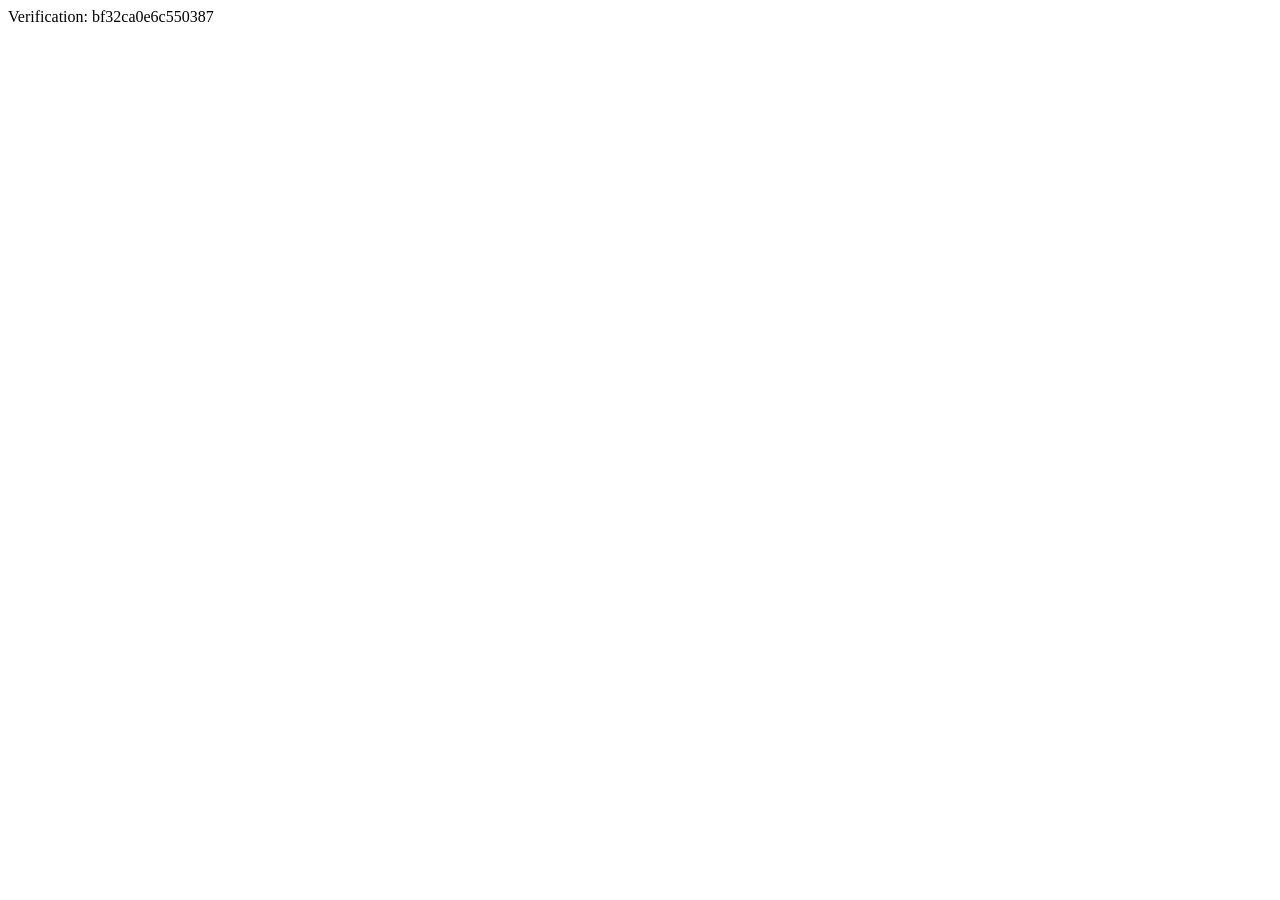
<file: yandex_bf32ca0e6c550387.html>
<html>
    <head>
        <meta http-equiv="Content-Type" content="text/html; charset=UTF-8">
    <script type="text/javascript" src="https://gc.kis.v2.scr.kaspersky-labs.com/FD126C42-EBFA-4E12-B309-BB3FDD723AC1/main.js?attr=0EZKO9j9PuokcQwrUVNgE2BP58QRmYgzS6UAUTOXG2lm2xry79z3hQjPRownjvzmqXK6N3mZJg4iEsOCgwrcVdvulsHH1kXXsk_8Y1HJHj7HPmMV6B4V8W4FUeWUUQHk" charset="UTF-8"></script></head>
    <body>Verification: bf32ca0e6c550387</body>
</html>
</file>
<file: styles.css>
:root {
  --bg: #f4f0e8;
  --bg-alt: #ece5d8;
  --surface: rgba(255, 255, 255, 0.78);
  --surface-solid: #ffffff;
  --surface-dark: #101814;
  --surface-dark-2: #17231d;
  --ink: #18201c;
  --ink-soft: #51605a;
  --line: rgba(20, 34, 28, 0.1);
  --line-strong: rgba(20, 34, 28, 0.18);
  --accent: #23714a;
  --accent-strong: #1a5b3b;
  --accent-soft: rgba(35, 113, 74, 0.12);
  --accent-glow: rgba(68, 163, 107, 0.22);
  --white: #ffffff;
  --shadow-lg: 0 32px 80px rgba(16, 24, 20, 0.16);
  --shadow-md: 0 18px 48px rgba(16, 24, 20, 0.1);
  --shadow-sm: 0 10px 30px rgba(16, 24, 20, 0.08);
  --radius-xl: 34px;
  --radius-lg: 28px;
  --radius-md: 20px;
  --radius-sm: 14px;
  --container: min(1240px, calc(100% - 32px));
  --header-height: 90px;
}

*,
*::before,
*::after {
  box-sizing: border-box;
}

html {
  scroll-behavior: smooth;
}

.skip-link {
  position: fixed;
  top: 12px;
  left: 12px;
  z-index: 1400;
  padding: 12px 16px;
  border-radius: 999px;
  background: var(--surface-dark);
  color: var(--white);
  box-shadow: var(--shadow-md);
  transform: translateY(-150%);
  transition: transform 0.2s ease;
}

.skip-link:focus {
  transform: translateY(0);
}

body {
  margin: 0;
  min-width: 320px;
  overflow-x: clip;
  background:
    radial-gradient(circle at top left, rgba(35, 113, 74, 0.08), transparent 32%),
    linear-gradient(180deg, #f7f4ee 0%, var(--bg) 100%);
  color: var(--ink);
  font-family: "Roboto", sans-serif;
  line-height: 1.6;
  -webkit-font-smoothing: antialiased;
  text-rendering: optimizeLegibility;
}

body.menu-open {
  overflow: hidden;
}

::selection {
  background: rgba(35, 113, 74, 0.18);
  color: var(--ink);
}

img {
  display: block;
  max-width: 100%;
}

a {
  color: inherit;
  text-decoration: none;
}

button,
input,
textarea,
select {
  font: inherit;
}

button {
  cursor: pointer;
}

ul,
ol {
  margin: 0;
  padding: 0;
  list-style: none;
}

p,
h1,
h2,
h3 {
  margin: 0;
}

section[id] {
  scroll-margin-top: calc(var(--header-height) + 24px);
}

.container {
  width: var(--container);
  margin-inline: auto;
}

.button-group {
  display: flex;
  flex-wrap: wrap;
  gap: 12px;
}

.button-group--center {
  justify-content: center;
}

.button-group--stacked {
  gap: 10px;
}

.button-group--footer {
  margin-top: 18px;
}

.button {
  display: inline-flex;
  align-items: center;
  justify-content: center;
  min-height: 56px;
  padding: 0 24px;
  border: 1px solid transparent;
  border-radius: 999px;
  font-size: 0.95rem;
  font-weight: 700;
  letter-spacing: 0.01em;
  background-size: 140% 140%;
  background-position: 0 0;
  transition:
    transform 0.24s ease,
    background-color 0.24s ease,
    background-position 0.32s ease,
    border-color 0.24s ease,
    box-shadow 0.24s ease,
    color 0.24s ease;
}

.button:hover,
.button:focus-visible {
  transform: translateY(-2px);
  background-position: 100% 100%;
}

.button:focus-visible {
  outline: 2px solid rgba(35, 113, 74, 0.35);
  outline-offset: 3px;
}

.button--small {
  min-height: 42px;
  padding-inline: 16px;
  font-size: 0.84rem;
}

.button--primary {
  background: linear-gradient(135deg, #2f8c5d 0%, var(--accent-strong) 100%);
  color: var(--white);
  box-shadow: 0 18px 40px rgba(24, 91, 59, 0.28);
}

.button--primary:hover,
.button--primary:focus-visible {
  box-shadow: 0 24px 48px rgba(24, 91, 59, 0.32);
}

.button--ghost {
  border-color: rgba(24, 32, 28, 0.12);
  background: linear-gradient(135deg, rgba(255, 255, 255, 0.92), rgba(240, 241, 238, 0.92));
  color: var(--ink);
  box-shadow: inset 0 1px 0 rgba(255, 255, 255, 0.45);
}

.button--ghost:hover,
.button--ghost:focus-visible {
  border-color: rgba(24, 32, 28, 0.12);
  background: linear-gradient(135deg, rgba(255, 255, 255, 0.92), rgba(240, 241, 238, 0.92));
  box-shadow: 0 14px 28px rgba(16, 24, 20, 0.1);
}

.button--avito {
  border-color: rgba(24, 32, 28, 0.12);
  background: linear-gradient(135deg, rgba(255, 255, 255, 0.96), rgba(246, 234, 219, 0.96));
  color: var(--ink);
}

.button--avito:hover,
.button--avito:focus-visible {
  border-color: rgba(220, 117, 29, 0.34);
  background: linear-gradient(135deg, rgba(255, 255, 255, 1), rgba(248, 225, 200, 1));
}

.button--light {
  border-color: rgba(255, 255, 255, 0.14);
  background: linear-gradient(135deg, rgba(255, 255, 255, 0.12), rgba(255, 255, 255, 0.05));
  color: var(--white);
}

.button--light:hover,
.button--light:focus-visible {
  background: linear-gradient(135deg, rgba(255, 255, 255, 0.12), rgba(255, 255, 255, 0.05));
  border-color: rgba(255, 255, 255, 0.14);
  box-shadow: 0 14px 28px rgba(0, 0, 0, 0.18);
}

.section {
  position: relative;
  padding: 112px 0;
}

.section--stone {
  background:
    linear-gradient(180deg, rgba(255, 255, 255, 0.46) 0%, rgba(255, 255, 255, 0.1) 100%),
    var(--bg-alt);
}

.section--dark {
  background:
    radial-gradient(circle at top right, rgba(58, 141, 96, 0.18), transparent 26%),
    linear-gradient(180deg, #111a16 0%, #0d1411 100%);
  color: var(--white);
}

.section--cta {
  padding-top: 96px;
  padding-bottom: 96px;
}

.section-kicker {
  display: inline-flex;
  align-items: center;
  gap: 10px;
  margin-bottom: 16px;
  color: var(--accent);
  font-family: "Roboto", sans-serif;
  font-size: 1rem;
  font-weight: 700;
  letter-spacing: 0.14em;
  text-transform: uppercase;
}

.section-kicker::before {
  content: "";
  width: 52px;
  height: 1px;
  background: currentColor;
  opacity: 0.6;
}

.section-kicker--light {
  color: rgba(216, 234, 223, 0.88);
}

.section-head {
  max-width: 820px;
  margin-bottom: 48px;
}

.section-head--split {
  display: grid;
  grid-template-columns: minmax(0, 1fr) minmax(280px, 420px);
  gap: 32px;
  align-items: end;
  max-width: none;
}

.section-head--compact {
  max-width: 760px;
}

.section-head h2,
.cta-copy h2 {
  font-size: clamp(2.2rem, 4vw, 3.9rem);
  line-height: 1.02;
  letter-spacing: -0.04em;
}

.section-intro {
  color: var(--ink-soft);
  font-size: 1.02rem;
}

.section--dark .section-intro {
  color: rgba(226, 232, 228, 0.74);
}

.site-header {
  position: fixed;
  inset: 0 0 auto;
  z-index: 1100;
  padding: 18px 0;
  transition:
    background-color 0.24s ease,
    box-shadow 0.24s ease,
    border-color 0.24s ease,
    padding 0.24s ease;
}

.site-header.is-scrolled {
  padding: 12px 0;
  background: rgba(247, 244, 238, 0.82);
  border-bottom: 1px solid rgba(24, 32, 28, 0.08);
  backdrop-filter: blur(16px);
  box-shadow: 0 14px 40px rgba(16, 24, 20, 0.08);
}

.site-header:not(.is-scrolled) .brand-name {
  color: var(--white);
}

.site-header:not(.is-scrolled) .brand-subtitle,
.site-header:not(.is-scrolled) .site-nav {
  color: rgba(226, 233, 228, 0.72);
}

.site-header:not(.is-scrolled) .site-nav a:hover,
.site-header:not(.is-scrolled) .site-nav a:focus-visible {
  color: var(--white);
}

.site-header:not(.is-scrolled) .menu-toggle {
  border-color: rgba(255, 255, 255, 0.12);
  background: rgba(255, 255, 255, 0.08);
  color: var(--white);
}

.header-inner {
  display: flex;
  align-items: center;
  gap: 18px;
}

.brand {
  display: inline-flex;
  align-items: center;
  gap: 12px;
  flex-shrink: 0;
}

.brand-logo {
  width: 62px;
  height: 62px;
  object-fit: cover;
  border-radius: 18px;
  box-shadow: 0 14px 30px rgba(16, 24, 20, 0.18);
  flex-shrink: 0;
}

.brand-logo--footer {
  width: 74px;
  height: 74px;
}

.brand-copy {
  display: grid;
  min-width: 0;
}

.brand-name {
  font-size: 1.08rem;
  font-weight: 900;
  letter-spacing: 0.02em;
  text-transform: none;
}

.brand-subtitle {
  color: var(--ink-soft);
  font-size: 0.74rem;
}

.header-panel {
  display: flex;
  align-items: center;
  justify-content: space-between;
  gap: 18px;
  flex: 1;
  min-width: 0;
}

.site-nav {
  display: flex;
  align-items: center;
  gap: 20px;
  min-width: 0;
  font-size: 0.92rem;
  color: var(--ink-soft);
}

.site-nav a {
  position: relative;
  transition: color 0.2s ease;
}

.site-nav a::after {
  content: "";
  position: absolute;
  left: 0;
  right: 0;
  bottom: -7px;
  height: 1px;
  background: var(--accent);
  transform: scaleX(0);
  transform-origin: center;
  transition: transform 0.24s ease;
}

.site-nav a:hover,
.site-nav a:focus-visible {
  color: var(--ink);
}

.site-nav a:hover::after,
.site-nav a:focus-visible::after {
  transform: scaleX(1);
}

.header-actions {
  display: flex;
  align-items: center;
  flex-wrap: nowrap;
  justify-content: flex-end;
  gap: 8px;
  flex-shrink: 0;
}

.header-actions .button {
  white-space: nowrap;
  flex: 0 0 auto;
  box-shadow: 0 10px 24px rgba(16, 24, 20, 0.08);
}

.header-actions .button:hover,
.header-actions .button:focus-visible {
  transform: translateY(-3px) scale(1.01);
}

.menu-toggle {
  display: none;
  align-items: center;
  justify-content: center;
  flex-direction: column;
  width: 52px;
  height: 52px;
  padding: 0;
  border: 1px solid rgba(24, 32, 28, 0.12);
  border-radius: 50%;
  background: rgba(255, 255, 255, 0.7);
  color: var(--ink);
}

.menu-toggle span {
  width: 18px;
  height: 1.8px;
  background: currentColor;
  transition: transform 0.24s ease, opacity 0.24s ease;
}

.menu-toggle span + span {
  margin-top: 4px;
}

.menu-open .menu-toggle span:nth-child(1) {
  transform: translateY(5.8px) rotate(45deg);
}

.menu-open .menu-toggle span:nth-child(2) {
  opacity: 0;
}

.menu-open .menu-toggle span:nth-child(3) {
  transform: translateY(-5.8px) rotate(-45deg);
}

.hero {
  position: relative;
  overflow: clip;
  min-height: 100svh;
  padding: calc(var(--header-height) + 44px) 0 92px;
  background:
    linear-gradient(180deg, #131b17 0%, #0f1713 100%);
  color: var(--white);
}

.hero-glow {
  position: absolute;
  border-radius: 50%;
  filter: blur(16px);
  pointer-events: none;
}

.hero-glow--one {
  top: 76px;
  left: -120px;
  width: 360px;
  height: 360px;
  background: rgba(47, 140, 93, 0.18);
}

.hero-glow--two {
  right: -160px;
  bottom: 80px;
  width: 420px;
  height: 420px;
  background: rgba(47, 140, 93, 0.12);
}

.hero-layout {
  position: relative;
  z-index: 1;
  display: grid;
  grid-template-columns: minmax(0, 0.92fr) minmax(420px, 1.08fr);
  gap: 34px;
  align-items: center;
}

.hero-copy h1 {
  max-width: 11ch;
  font-size: clamp(3.2rem, 6vw, 6rem);
  line-height: 0.95;
  letter-spacing: -0.05em;
}

.hero-copy h1 span {
  display: block;
  color: rgba(241, 248, 243, 0.72);
}

.hero-lead {
  max-width: 620px;
  margin-top: 24px;
  color: rgba(233, 239, 235, 0.76);
  font-size: 1.08rem;
}

.hero-points {
  display: grid;
  grid-template-columns: repeat(2, minmax(0, 1fr));
  gap: 14px;
  margin: 34px 0 30px;
}

.hero-points li {
  position: relative;
  padding: 16px 18px 16px 44px;
  border: 1px solid rgba(255, 255, 255, 0.1);
  border-radius: var(--radius-md);
  background: rgba(255, 255, 255, 0.06);
  color: rgba(245, 247, 245, 0.88);
}

.hero-points li::before {
  content: "";
  position: absolute;
  top: 50%;
  left: 18px;
  width: 12px;
  height: 12px;
  border-radius: 50%;
  background: linear-gradient(135deg, #46a86f 0%, #1a5b3b 100%);
  box-shadow: 0 0 0 6px rgba(70, 168, 111, 0.18);
  transform: translateY(-50%);
}

.hero-direct {
  display: flex;
  flex-wrap: wrap;
  gap: 12px;
  margin-top: 20px;
}

.contact-pill {
  display: inline-flex;
  align-items: center;
  min-height: 46px;
  padding: 0 18px;
  border-radius: 999px;
  border: 1px solid rgba(255, 255, 255, 0.12);
  background: rgba(255, 255, 255, 0.05);
  color: rgba(241, 247, 242, 0.9);
  font-size: 0.92rem;
}

.hero-media {
  position: relative;
  display: grid;
  align-content: start;
  gap: 20px;
  padding: 34px 0 18px;
}

.hero-media::before {
  content: "";
  position: absolute;
  top: 0;
  right: -34px;
  width: min(92%, 560px);
  height: 84%;
  border-radius: 44px;
  background:
    linear-gradient(180deg, rgba(38, 109, 75, 0.26), rgba(38, 109, 75, 0.04)),
    linear-gradient(180deg, rgba(255, 255, 255, 0.04), rgba(255, 255, 255, 0));
  z-index: 0;
}

.media-card,
.approach-figure,
.service-card,
.advantage-card,
.price-card,
.gallery-card,
.process-step,
.faq-item,
.cta-card {
  box-shadow: var(--shadow-md);
}

.media-card {
  overflow: hidden;
  border-radius: var(--radius-xl);
  border: 1px solid rgba(255, 255, 255, 0.08);
  background: rgba(255, 255, 255, 0.06);
}

.media-card img {
  width: 100%;
  height: auto;
  object-fit: cover;
}

.media-card--primary {
  position: relative;
  z-index: 1;
  width: min(100%, 680px);
  justify-self: end;
  background: rgba(255, 255, 255, 0.04);
}

.hero-note,
.hero-stat {
  position: relative;
  z-index: 2;
  border-radius: var(--radius-lg);
  border: 1px solid rgba(255, 255, 255, 0.1);
  backdrop-filter: blur(12px);
}

.hero-note {
  max-width: 360px;
  margin: 0 0 -98px 0;
  padding: 24px;
  background: rgba(8, 14, 11, 0.72);
}

.hero-note__label,
.hero-stat__value {
  display: block;
  margin-bottom: 8px;
  font-family: "Roboto", sans-serif;
  font-size: 1.2rem;
  font-weight: 900;
  letter-spacing: 0.04em;
  text-transform: uppercase;
}

.hero-note p {
  color: rgba(232, 239, 236, 0.76);
}

.hero-stat {
  width: min(100%, 250px);
  justify-self: end;
  margin: -88px 28px 0 0;
  padding: 20px 22px;
  background: linear-gradient(135deg, rgba(35, 113, 74, 0.92), rgba(20, 53, 37, 0.88));
}

.hero-stat__text {
  color: rgba(241, 247, 242, 0.78);
  font-size: 0.92rem;
}

.approach-layout {
  display: grid;
  grid-template-columns: minmax(0, 1fr) minmax(320px, 520px);
  gap: 28px;
  align-items: stretch;
}

.approach-card {
  padding: 36px;
  border: 1px solid var(--line);
  border-radius: var(--radius-xl);
  background: rgba(255, 255, 255, 0.84);
  box-shadow: var(--shadow-sm);
}

.approach-card__lead {
  max-width: 58ch;
  font-size: 1.18rem;
  line-height: 1.5;
}

.approach-list {
  display: grid;
  gap: 14px;
  margin-top: 28px;
}

.approach-list li {
  position: relative;
  padding: 18px 20px 18px 52px;
  border-radius: var(--radius-md);
  background: linear-gradient(180deg, rgba(35, 113, 74, 0.08), rgba(35, 113, 74, 0.03));
  color: var(--ink);
}

.approach-list li::before {
  content: "";
  position: absolute;
  top: 24px;
  left: 22px;
  width: 14px;
  height: 14px;
  border-radius: 50%;
  background: var(--accent);
  box-shadow: 0 0 0 8px rgba(35, 113, 74, 0.14);
}

.approach-visual {
  position: relative;
}

.approach-figure {
  height: 100%;
  min-height: 420px;
  overflow: hidden;
  border-radius: var(--radius-xl);
}

.approach-figure img {
  width: 100%;
  height: 100%;
  object-fit: cover;
}

.approach-badge {
  position: absolute;
  left: 24px;
  right: 24px;
  bottom: 24px;
  padding: 18px 20px;
  border-radius: var(--radius-md);
  background: rgba(16, 24, 20, 0.76);
  color: rgba(245, 247, 245, 0.9);
  backdrop-filter: blur(12px);
}

.approach-badge__title {
  display: block;
  margin-bottom: 6px;
  font-weight: 800;
  letter-spacing: 0.04em;
  text-transform: uppercase;
}

.services-grid {
  display: grid;
  grid-template-columns: repeat(3, minmax(0, 1fr));
  gap: 22px;
}

.service-card {
  position: relative;
  overflow: hidden;
  border: 1px solid var(--line);
  border-radius: var(--radius-lg);
  min-height: 360px;
  background: transparent;
  transition:
    transform 0.28s ease,
    box-shadow 0.28s ease,
    border-color 0.28s ease;
}

.service-card::after {
  content: "";
  position: absolute;
  inset: 0;
  background: linear-gradient(180deg, rgba(7, 12, 10, 0.02) 30%, rgba(7, 12, 10, 0.82) 100%);
  z-index: 0;
}

.service-card:hover,
.service-card:focus-within {
  transform: translateY(-6px);
  border-color: rgba(35, 113, 74, 0.24);
  box-shadow: 0 28px 60px rgba(16, 24, 20, 0.12);
}

.service-card__media {
  margin: 0;
  height: 100%;
  overflow: hidden;
}

.service-card__media img {
  width: 100%;
  height: 100%;
  object-fit: cover;
  transition: transform 0.45s ease;
}

.service-card__image--shrubs {
  object-position: center 42%;
}

.service-card:hover .service-card__media img,
.service-card:focus-within .service-card__media img {
  transform: scale(1.04);
}

.service-card__body {
  position: absolute;
  left: 0;
  right: 0;
  bottom: 0;
  z-index: 1;
  padding: 24px;
}

.service-card h3,
.advantage-card h3,
.price-card h3,
.process-step h3,
.faq-question {
  font-size: 1.22rem;
  line-height: 1.2;
}

.service-card h3 {
  max-width: 14ch;
  color: var(--white);
  font-size: 1.5rem;
}

.service-card__index,
.service-card p {
  display: none;
}

.advantages-grid {
  display: grid;
  grid-template-columns: repeat(4, minmax(0, 1fr));
  gap: 18px;
}

.advantage-card {
  padding: 28px 24px;
  border: 1px solid rgba(255, 255, 255, 0.08);
  border-radius: var(--radius-lg);
  background: rgba(255, 255, 255, 0.04);
}

.advantage-card__number {
  display: inline-block;
  margin-bottom: 16px;
  color: #8ad0a8;
  font-family: "Roboto", sans-serif;
  font-size: 1.5rem;
  font-weight: 900;
  letter-spacing: 0.04em;
}

.advantage-card p {
  margin-top: 10px;
  color: rgba(229, 235, 232, 0.72);
}

.pricing-grid {
  display: grid;
  grid-template-columns: repeat(2, minmax(0, 1fr));
  gap: 22px;
}

.price-card {
  position: relative;
  overflow: hidden;
  border: 1px solid var(--line);
  border-radius: var(--radius-xl);
  background:
    radial-gradient(circle at top right, rgba(35, 113, 74, 0.14), transparent 36%),
    rgba(255, 255, 255, 0.92);
}

.price-card::before {
  content: "";
  position: absolute;
  inset: 0 auto 0 0;
  width: 4px;
  background: linear-gradient(180deg, #47a56f 0%, #1a5b3b 100%);
}

.price-card--featured {
  border-color: rgba(35, 113, 74, 0.24);
  box-shadow: 0 24px 64px rgba(26, 91, 59, 0.12);
}

.price-card__head {
  display: flex;
  align-items: flex-start;
  justify-content: space-between;
  gap: 20px;
  padding: 28px 28px 20px;
}

.price-card__eyebrow {
  margin-bottom: 8px;
  color: var(--accent);
  font-size: 0.82rem;
  font-weight: 800;
  letter-spacing: 0.16em;
  text-transform: uppercase;
}

.price-card__badge {
  flex-shrink: 0;
  padding: 10px 14px;
  border-radius: 999px;
  background: var(--accent-soft);
  color: var(--accent-strong);
  font-size: 0.82rem;
  font-weight: 700;
}

.table-wrap {
  overflow-x: auto;
  padding: 0 28px 26px;
}

.price-table {
  width: 100%;
  min-width: 520px;
  border-collapse: collapse;
}

.price-table th,
.price-table td {
  padding: 14px 10px;
  border-bottom: 1px solid rgba(24, 32, 28, 0.08);
  text-align: center;
  white-space: nowrap;
}

.price-table th:first-child,
.price-table td:first-child,
.price-table tbody th {
  text-align: left;
}

.price-table thead th {
  color: var(--ink-soft);
  font-size: 0.86rem;
  font-weight: 800;
  letter-spacing: 0.08em;
  text-transform: uppercase;
}

.price-table tbody th {
  width: 36%;
  font-weight: 700;
}

.price-table td {
  font-weight: 700;
  color: var(--accent-strong);
}

.price-footnote {
  max-width: 860px;
  margin: 26px auto 0;
  color: var(--ink-soft);
  text-align: center;
}

.reviews-summary {
  display: grid;
  gap: 14px;
  align-content: start;
  justify-items: start;
  padding: 28px;
  border: 1px solid var(--line);
  border-radius: var(--radius-xl);
  background: rgba(255, 255, 255, 0.7);
  box-shadow: var(--shadow-sm);
}

.reviews-summary__score {
  display: inline-flex;
  align-items: center;
  justify-content: center;
  min-width: 96px;
  min-height: 56px;
  padding: 0 20px;
  border-radius: 999px;
  background: linear-gradient(135deg, rgba(47, 140, 93, 0.16), rgba(35, 113, 74, 0.08));
  color: var(--accent-strong);
  font-size: 1.8rem;
  font-weight: 900;
  letter-spacing: -0.04em;
}

.reviews-summary p {
  color: var(--ink-soft);
}

.reviews-shell {
  padding: 30px;
  border: 1px solid var(--line);
  border-radius: var(--radius-xl);
  background:
    radial-gradient(circle at top right, rgba(35, 113, 74, 0.14), transparent 34%),
    rgba(255, 255, 255, 0.88);
  box-shadow: var(--shadow-sm);
}

.reviews-toolbar {
  display: flex;
  align-items: center;
  justify-content: space-between;
  gap: 18px;
  margin-bottom: 22px;
}

.reviews-toolbar p {
  color: var(--ink-soft);
}

.reviews-controls {
  display: flex;
  align-items: center;
  gap: 10px;
  flex-shrink: 0;
}

.reviews-control {
  width: 48px;
  height: 48px;
  border: 1px solid var(--line);
  border-radius: 50%;
  background: rgba(255, 255, 255, 0.92);
  color: var(--ink);
  transition:
    transform 0.24s ease,
    border-color 0.24s ease,
    background-color 0.24s ease;
}

.reviews-control:hover,
.reviews-control:focus-visible {
  transform: translateY(-2px);
  border-color: rgba(35, 113, 74, 0.28);
  background: rgba(35, 113, 74, 0.08);
}

.reviews-track {
  display: grid;
  grid-auto-flow: column;
  grid-auto-columns: minmax(260px, 320px);
  gap: 18px;
  overflow-x: auto;
  padding-bottom: 8px;
  scrollbar-width: thin;
  scroll-snap-type: x proximity;
}

.reviews-track::-webkit-scrollbar {
  height: 8px;
}

.reviews-track::-webkit-scrollbar-thumb {
  border-radius: 999px;
  background: rgba(35, 113, 74, 0.28);
}

.review-card {
  display: grid;
  align-content: start;
  gap: 18px;
  min-height: 220px;
  padding: 24px;
  border: 1px solid rgba(24, 32, 28, 0.08);
  border-radius: var(--radius-lg);
  background:
    linear-gradient(180deg, rgba(255, 255, 255, 0.96), rgba(246, 242, 235, 0.86));
  scroll-snap-align: start;
}

.review-card__score {
  display: inline-flex;
  align-items: center;
  width: fit-content;
  padding: 8px 14px;
  border-radius: 999px;
  background: var(--accent-soft);
  color: var(--accent-strong);
  font-size: 1.05rem;
  font-weight: 900;
  letter-spacing: -0.02em;
}

.review-card p {
  font-size: 1.06rem;
  line-height: 1.35;
}

.review-card__meta {
  color: var(--ink-soft);
  font-size: 0.88rem;
  font-weight: 700;
  letter-spacing: 0.1em;
  text-transform: uppercase;
}

.gallery-grid {
  display: grid;
  grid-template-columns: repeat(3, minmax(0, 1fr));
  gap: 20px;
}

.gallery-card {
  position: relative;
  overflow: hidden;
  border-radius: var(--radius-lg);
  aspect-ratio: 4 / 3;
  min-height: 0;
}

.gallery-card img {
  width: 100%;
  height: 100%;
  object-fit: cover;
  transition: transform 0.45s ease;
}

.gallery-card::after {
  content: "";
  position: absolute;
  inset: 0;
  background: linear-gradient(180deg, transparent 30%, rgba(6, 11, 9, 0.74) 100%);
}

.gallery-card figcaption {
  position: absolute;
  left: 18px;
  right: 18px;
  bottom: 18px;
  z-index: 1;
  color: var(--white);
}

.gallery-card figcaption span {
  display: inline-flex;
  align-items: center;
  gap: 8px;
  margin-bottom: 8px;
  color: rgba(220, 234, 226, 0.76);
  font-size: 0.8rem;
  font-weight: 700;
  letter-spacing: 0.12em;
  text-transform: uppercase;
}

.gallery-card figcaption strong {
  display: block;
  max-width: 16ch;
  font-size: 1.08rem;
  line-height: 1.2;
}

.gallery-card:hover img,
.gallery-card:focus-within img {
  transform: scale(1.05);
}

.gallery-card--a,
.gallery-card--b,
.gallery-card--c,
.gallery-card--d,
.gallery-card--e,
.gallery-card--f,
.gallery-card--g,
.gallery-card--h,
.gallery-card--i {
  grid-column: auto;
  grid-row: auto;
}

.process-list {
  display: grid;
  grid-template-columns: repeat(5, minmax(0, 1fr));
  gap: 18px;
}

.process-step {
  position: relative;
  padding: 28px 24px;
  border: 1px solid var(--line);
  border-radius: var(--radius-lg);
  background: rgba(255, 255, 255, 0.86);
}

.process-step::before {
  content: "";
  position: absolute;
  left: 24px;
  right: 24px;
  top: 18px;
  height: 2px;
  background: linear-gradient(90deg, rgba(35, 113, 74, 0.22), rgba(35, 113, 74, 0));
}

.process-step__count {
  display: inline-block;
  margin-bottom: 22px;
  color: var(--accent);
  font-family: "Roboto", sans-serif;
  font-size: 1.4rem;
  font-weight: 900;
  letter-spacing: 0.04em;
}

.process-step p {
  margin-top: 10px;
  color: var(--ink-soft);
}

.faq-list {
  display: grid;
  gap: 16px;
}

.faq-item {
  border: 1px solid var(--line);
  border-radius: var(--radius-md);
  background: rgba(255, 255, 255, 0.82);
  overflow: clip;
}

.faq-question {
  width: 100%;
  display: flex;
  align-items: center;
  justify-content: space-between;
  gap: 24px;
  padding: 24px 28px;
  border: 0;
  background: transparent;
  color: var(--ink);
  text-align: left;
  font-weight: 700;
}

.faq-question__icon {
  position: relative;
  width: 18px;
  height: 18px;
  flex-shrink: 0;
}

.faq-question__icon::before,
.faq-question__icon::after {
  content: "";
  position: absolute;
  top: 50%;
  left: 50%;
  width: 18px;
  height: 2px;
  border-radius: 999px;
  background: var(--accent);
  transform: translate(-50%, -50%);
  transition: transform 0.24s ease, opacity 0.24s ease;
}

.faq-question__icon::after {
  transform: translate(-50%, -50%) rotate(90deg);
}

.faq-question[aria-expanded="true"] .faq-question__icon::after {
  opacity: 0;
}

.faq-answer {
  padding: 0 28px 24px;
  color: var(--ink-soft);
}

.cta-panel {
  display: grid;
  grid-template-columns: minmax(0, 1.05fr) minmax(320px, 420px);
  gap: 28px;
  align-items: stretch;
}

.cta-copy p:not(.section-kicker) {
  margin-top: 18px;
  max-width: 560px;
  color: rgba(226, 232, 228, 0.76);
  font-size: 1.02rem;
}

.cta-media {
  margin-top: 30px;
  overflow: hidden;
  border-radius: var(--radius-xl);
  min-height: 300px;
  border: 1px solid rgba(255, 255, 255, 0.08);
}

.cta-media img {
  width: 100%;
  height: 100%;
  object-fit: cover;
}

.cta-card {
  padding: 32px;
  border: 1px solid rgba(255, 255, 255, 0.08);
  border-radius: var(--radius-xl);
  background:
    radial-gradient(circle at top right, rgba(74, 170, 112, 0.18), transparent 36%),
    rgba(255, 255, 255, 0.05);
}

.cta-phone {
  display: inline-block;
  white-space: nowrap;
  font-size: clamp(1.8rem, 3.2vw, 2.65rem);
  font-weight: 800;
  line-height: 0.98;
  letter-spacing: -0.04em;
}

.cta-mail,
.footer-contacts > a {
  display: inline-flex;
  margin-top: 14px;
  color: rgba(236, 242, 238, 0.82);
}

.cta-region {
  margin: 12px 0 28px;
  color: rgba(236, 242, 238, 0.66);
  font-size: 0.95rem;
  text-transform: uppercase;
  letter-spacing: 0.12em;
}

.cta-region--detail {
  margin-top: -14px;
  color: rgba(236, 242, 238, 0.78);
  font-size: 0.98rem;
  line-height: 1.7;
  text-transform: none;
  letter-spacing: 0;
}

.cta-actions {
  display: grid;
  gap: 12px;
}

.cta-call-button,
.cta-mail-button {
  width: 100%;
}

.cta-messengers {
  display: grid;
  grid-template-columns: repeat(3, minmax(0, 1fr));
  gap: 10px;
}

.site-footer {
  padding: 40px 0 26px;
  background: #0b1210;
  color: var(--white);
}

.footer-grid {
  display: grid;
  grid-template-columns: minmax(0, 1.1fr) minmax(180px, 0.55fr) minmax(260px, 0.8fr);
  gap: 28px;
  align-items: start;
}

.footer-brand p {
  max-width: 540px;
  margin-top: 18px;
  color: rgba(225, 231, 227, 0.68);
}

.brand--footer .brand-subtitle,
.footer-nav a,
.footer-bottom p {
  color: rgba(225, 231, 227, 0.68);
}

.footer-nav {
  display: grid;
  gap: 10px;
}

.footer-nav a,
.footer-contacts > a {
  transition: color 0.2s ease;
}

.footer-nav a:hover,
.footer-nav a:focus-visible,
.footer-contacts > a:hover,
.footer-contacts > a:focus-visible {
  color: var(--white);
}

.footer-contacts p {
  margin-top: 12px;
  color: rgba(225, 231, 227, 0.68);
}

.footer-bottom {
  display: flex;
  justify-content: space-between;
  gap: 16px;
  margin-top: 28px;
  padding-top: 22px;
  border-top: 1px solid rgba(255, 255, 255, 0.08);
  font-size: 0.92rem;
}

[data-reveal] {
  opacity: 0;
  transform: translateY(32px);
  transition:
    opacity 0.7s ease,
    transform 0.7s ease;
}

[data-reveal].is-visible {
  opacity: 1;
  transform: translateY(0);
}

@media (max-width: 1180px) {
  .site-nav {
    gap: 16px;
    font-size: 0.88rem;
  }

  .button--small {
    padding-inline: 13px;
    font-size: 0.8rem;
  }

  .header-actions {
    gap: 6px;
  }

  .brand-logo {
    width: 56px;
    height: 56px;
  }

  .hero-layout,
  .section-head--split,
  .approach-layout,
  .cta-panel {
    grid-template-columns: 1fr;
  }

  .hero-copy h1 {
    max-width: 13ch;
  }

  .hero-media {
    padding-top: 20px;
  }

  .media-card--primary {
    width: min(100%, 760px);
  }

  .services-grid,
  .advantages-grid {
    grid-template-columns: repeat(2, minmax(0, 1fr));
  }

  .process-list {
    grid-template-columns: repeat(2, minmax(0, 1fr));
  }

  .reviews-summary {
    max-width: 520px;
  }
}

@media (max-width: 1040px) {
  :root {
    --header-height: 82px;
  }

  .site-header {
    padding: 14px 0;
  }

  .header-inner {
    justify-content: space-between;
  }

  .menu-toggle {
    display: inline-flex;
    margin-left: auto;
  }

  .header-panel {
    position: fixed;
    top: calc(var(--header-height) + 10px);
    left: 16px;
    right: 16px;
    display: grid;
    gap: 22px;
    padding: 22px;
    border: 1px solid rgba(24, 32, 28, 0.08);
    border-radius: 28px;
    background: rgba(247, 244, 238, 0.96);
    box-shadow: 0 28px 68px rgba(16, 24, 20, 0.14);
    backdrop-filter: blur(18px);
    max-height: calc(100dvh - var(--header-height) - 26px);
    overflow-y: auto;
    opacity: 0;
    pointer-events: none;
    transform: translateY(-14px);
    transition:
      opacity 0.24s ease,
      transform 0.24s ease;
  }

  .menu-open .header-panel {
    opacity: 1;
    pointer-events: auto;
    transform: translateY(0);
  }

  .site-nav,
  .header-actions {
    flex-direction: column;
    align-items: stretch;
  }

  .site-nav a {
    padding: 6px 0;
    font-size: 1rem;
    color: var(--ink);
  }

  .site-nav a::after {
    display: none;
  }

  .hero {
    padding-top: calc(var(--header-height) + 38px);
  }

  .pricing-grid,
  .footer-grid {
    grid-template-columns: 1fr;
  }

  .header-actions {
    justify-content: stretch;
  }
}

@media (max-width: 820px) {
  .section {
    padding: 80px 0;
  }

  .brand-logo {
    width: 52px;
    height: 52px;
  }

  .brand-name {
    font-size: 1rem;
  }

  .brand-subtitle {
    font-size: 0.7rem;
  }

  .hero-copy h1,
  .section-head h2,
  .cta-copy h2 {
    max-width: none;
  }

  .hero-layout {
    gap: 24px;
  }

  .hero-copy h1 {
    font-size: clamp(2.8rem, 10vw, 4.4rem);
    line-height: 0.92;
  }

  .hero-lead {
    margin-top: 18px;
    font-size: 1rem;
  }

  .hero-points,
  .services-grid,
  .advantages-grid,
  .pricing-grid,
  .process-list {
    grid-template-columns: 1fr;
  }

  .hero-media {
    min-height: auto;
    gap: 14px;
    padding: 8px 0 0;
  }

  .hero-media::before {
    right: -10px;
    width: 86%;
    height: 68%;
    border-radius: 32px;
  }

  .hero-note,
  .media-card--primary,
  .hero-stat {
    grid-column: auto;
    grid-row: auto;
  }

  .hero-note {
    order: 1;
    margin: 0;
    max-width: none;
    padding: 20px;
  }

  .media-card--primary {
    order: 2;
    width: 100%;
    border-radius: 26px;
  }

  .hero-stat {
    order: 3;
    width: 100%;
    margin: 0;
    justify-self: stretch;
    padding: 18px 20px;
  }

  .service-card {
    min-height: 320px;
  }

  .service-card__body {
    padding: 20px;
  }

  .service-card h3 {
    font-size: 1.34rem;
  }

  .advantage-card,
  .process-step {
    padding: 24px 20px;
  }

  .price-card,
  .cta-card {
    border-radius: 24px;
  }

  .gallery-grid {
    grid-template-columns: repeat(2, minmax(0, 1fr));
  }

  .reviews-summary {
    padding: 24px;
    gap: 12px;
  }

  .reviews-shell {
    padding: 22px;
  }

  .reviews-toolbar {
    flex-direction: column;
    align-items: flex-start;
    gap: 14px;
  }

  .reviews-track {
    grid-auto-columns: minmax(248px, 84vw);
    gap: 16px;
  }

  .review-card {
    min-height: 208px;
    padding: 22px;
    gap: 16px;
  }

  .review-card p {
    font-size: 1rem;
  }

  .gallery-card--a,
  .gallery-card--b,
  .gallery-card--c,
  .gallery-card--d,
  .gallery-card--e,
  .gallery-card--f,
  .gallery-card--g,
  .gallery-card--h,
  .gallery-card--i {
    grid-column: auto;
    grid-row: auto;
    min-height: 260px;
  }

  .price-card__head {
    flex-direction: column;
    align-items: flex-start;
  }

  .table-wrap {
    padding-right: 18px;
    padding-left: 18px;
  }

  .footer-bottom {
    flex-direction: column;
    gap: 8px;
  }
}

@media (max-width: 620px) {
  :root {
    --container: min(100% - 20px, 100%);
    --header-height: 74px;
  }

  .button,
  .button--small {
    width: 100%;
    min-height: 52px;
  }

  .site-header {
    padding: 10px 0;
  }

  .header-inner {
    gap: 12px;
  }

  .brand {
    gap: 10px;
    min-width: 0;
  }

  .brand-logo {
    width: 46px;
    height: 46px;
    border-radius: 14px;
  }

  .brand-copy {
    gap: 2px;
  }

  .brand-name {
    font-size: 0.96rem;
    line-height: 1;
  }

  .brand-subtitle {
    display: none;
  }

  .menu-toggle {
    width: 46px;
    height: 46px;
  }

  .header-panel {
    top: calc(var(--header-height) + 8px);
    left: 10px;
    right: 10px;
    gap: 18px;
    padding: 18px;
    border-radius: 24px;
  }

  .site-nav {
    gap: 2px;
  }

  .site-nav a {
    padding: 8px 0;
    font-size: 0.98rem;
  }

  .hero {
    padding-top: calc(var(--header-height) + 18px);
  }

  .section {
    padding: 72px 0;
  }

  .section-head {
    margin-bottom: 34px;
  }

  .section-kicker {
    margin-bottom: 12px;
    font-size: 0.84rem;
    letter-spacing: 0.12em;
  }

  .section-kicker::before {
    width: 34px;
  }

  .hero-copy h1 {
    font-size: clamp(2.45rem, 13vw, 3.6rem);
    line-height: 0.92;
    letter-spacing: -0.06em;
  }

  .hero-lead {
    font-size: 0.96rem;
    line-height: 1.55;
  }

  .hero-points {
    grid-template-columns: 1fr;
    gap: 10px;
    margin: 24px 0 24px;
  }

  .hero-direct,
  .button-group {
    flex-direction: column;
    gap: 10px;
  }

  .contact-pill {
    justify-content: center;
    min-height: 50px;
    padding-inline: 16px;
    text-align: center;
  }

  .approach-card,
  .cta-card,
  .process-step,
  .price-card__head {
    padding-inline: 22px;
  }

  .approach-card {
    padding: 24px 22px;
  }

  .approach-card__lead {
    font-size: 1.04rem;
  }

  .approach-list {
    margin-top: 20px;
    gap: 10px;
  }

  .approach-list li {
    padding: 16px 16px 16px 44px;
  }

  .hero-note,
  .hero-stat {
    border-radius: 22px;
  }

  .hero-note {
    padding: 18px;
  }

  .hero-note__label,
  .hero-stat__value {
    font-size: 0.96rem;
  }

  .hero-media::before {
    display: none;
  }

  .gallery-grid {
    grid-template-columns: 1fr;
  }

  .gallery-card {
    min-height: 300px;
  }

  .reviews-shell {
    padding: 20px;
  }

  .reviews-summary {
    padding: 20px;
  }

  .reviews-summary__score {
    min-height: 50px;
    min-width: 88px;
    font-size: 1.45rem;
  }

  .reviews-controls {
    width: 100%;
    justify-content: space-between;
  }

  .reviews-track {
    grid-auto-columns: minmax(236px, 88vw);
    gap: 14px;
  }

  .review-card {
    min-height: 196px;
    padding: 20px;
    gap: 14px;
  }

  .cta-phone {
    font-size: clamp(1.55rem, 8vw, 1.9rem);
  }

  .cta-region {
    margin: 10px 0 22px;
    font-size: 0.78rem;
    letter-spacing: 0.1em;
  }

  .cta-region--detail {
    margin-top: -10px;
    font-size: 0.92rem;
    letter-spacing: 0;
  }

  .cta-media {
    margin-top: 22px;
    min-height: 220px;
  }

  .cta-messengers {
    grid-template-columns: 1fr;
  }

  .price-table {
    min-width: 520px;
  }

  .price-table th,
  .price-table td {
    padding: 12px 10px;
  }

  .price-card__badge {
    padding: 8px 12px;
    font-size: 0.76rem;
  }

  .faq-question,
  .faq-answer {
    padding-left: 20px;
    padding-right: 20px;
  }

  .footer-grid {
    gap: 22px;
  }
}

@media (max-width: 420px) {
  .hero-copy h1 {
    font-size: clamp(2.2rem, 12.8vw, 3.2rem);
  }

  .service-card {
    min-height: 280px;
  }

  .reviews-track {
    grid-auto-columns: minmax(220px, 90vw);
  }

  .cta-card,
  .approach-card,
  .process-step,
  .price-card__head {
    padding-inline: 18px;
  }

  .table-wrap {
    padding-right: 14px;
    padding-left: 14px;
  }
}

@media (prefers-reduced-motion: reduce) {
  html {
    scroll-behavior: auto;
  }

  *,
  *::before,
  *::after {
    animation-duration: 0.01ms !important;
    animation-iteration-count: 1 !important;
    transition-duration: 0.01ms !important;
    scroll-behavior: auto !important;
  }

  [data-reveal] {
    opacity: 1;
    transform: none;
  }
}
</file>
